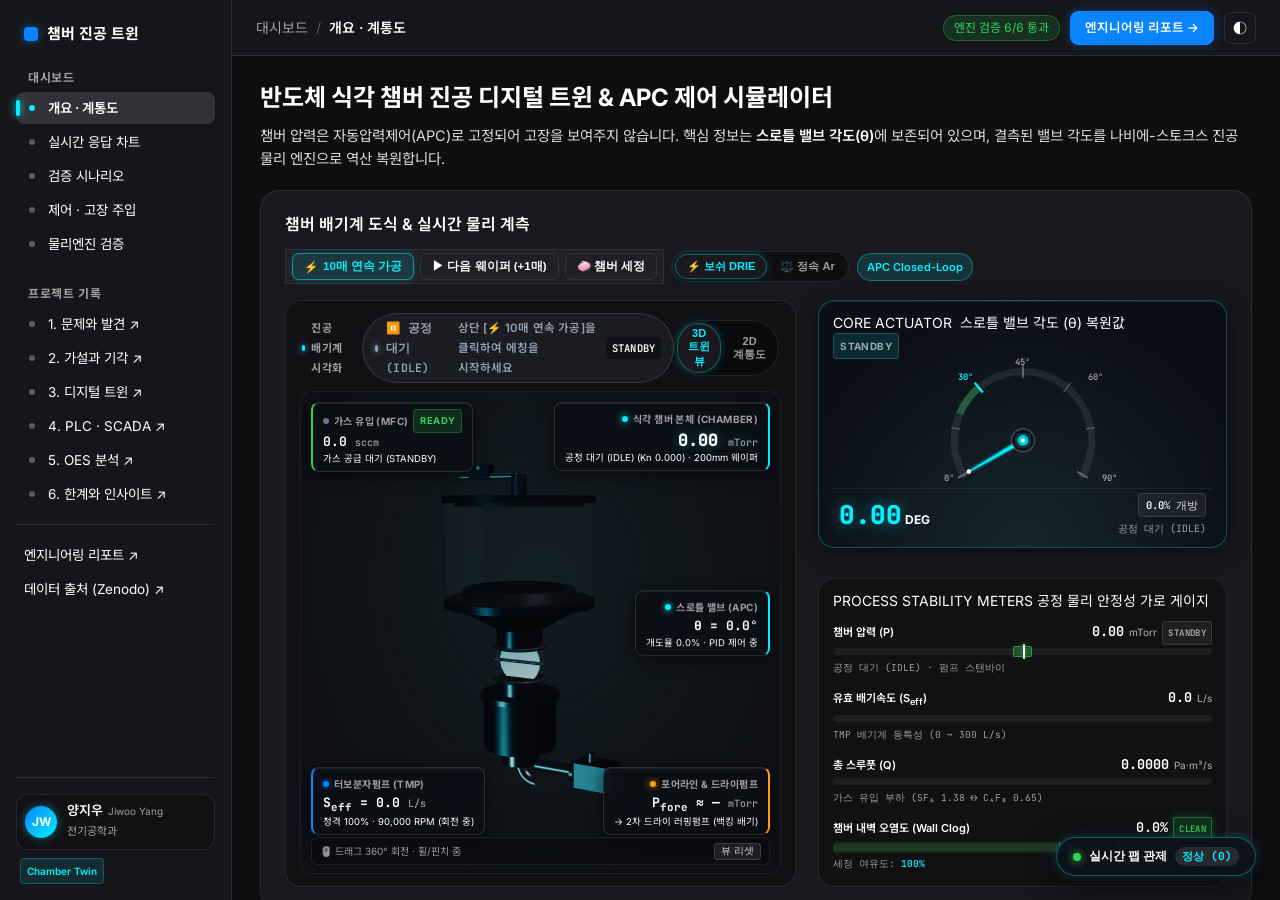
<file: docs/index.html>
<!doctype html>
<html lang="ko" data-theme="dark">
<head>
<meta charset="utf-8">
<meta name="viewport" content="width=device-width, initial-scale=1">
<meta http-equiv="Cache-Control" content="no-cache, no-store, must-revalidate">
<title>식각 챔버 진공 디지털 트윈 — 시뮬레이터</title>
<script>
// 브라우저 스크롤 복원 및 주소창 잔류 해시 원천 차단 (스멀스멀 올라오는 애니메이션 완전 제거)
if ('scrollRestoration' in history) history.scrollRestoration = 'manual';
if (window.location.hash) {
  try {
    history.replaceState(null, '', window.location.pathname + window.location.search);
  } catch (e) {}
}
window.scrollTo(0, 0);
</script>
<link rel="preconnect" href="https://fonts.googleapis.com">
<link rel="preconnect" href="https://fonts.gstatic.com" crossorigin>
<link href="https://fonts.googleapis.com/css2?family=Inter:wght@400;500;600;700&family=JetBrains+Mono:wght@400;500;600;700&family=Noto+Sans+KR:wght@400;500;600;700&display=swap" rel="stylesheet">
<link rel="stylesheet" href="style.css?v=45">
<!-- Three.js (r128) Local -->
<script src="three.min.js"></script>
</head>
<body>

<div class="shell">

<!-- 좌측 고정 사이드바 -->
<aside class="rail">
  <div class="rail-brand">
    <span class="rail-dot"></span>
    <span>챔버 진공 트윈</span>
  </div>

  <div class="rail-sec">대시보드</div>
  <nav class="rail-group">
    <a class="rail-row on" href="#s-overview"><span class="ri"></span>개요 · 계통도</a>
    <a class="rail-row" href="#s-trend"><span class="ri"></span>실시간 응답 차트</a>
    <a class="rail-row" href="#s-scenario"><span class="ri"></span>검증 시나리오</a>
    <a class="rail-row" href="#s-control"><span class="ri"></span>제어 · 고장 주입</a>
    <a class="rail-row" href="#s-verify"><span class="ri"></span>물리엔진 검증</a>
  </nav>

  <div class="rail-sec">프로젝트 기록</div>
  <nav class="rail-group">
    <a class="rail-row" href="project.html?v=28"><span class="ri"></span>1. 문제와 발견 ↗</a>
    <a class="rail-row" href="project.html?v=28"><span class="ri"></span>2. 가설과 기각 ↗</a>
    <a class="rail-row" href="project.html?v=28"><span class="ri"></span>3. 디지털 트윈 ↗</a>
    <a class="rail-row" href="project.html?v=28"><span class="ri"></span>4. PLC · SCADA ↗</a>
    <a class="rail-row" href="project.html?v=28"><span class="ri"></span>5. OES 분석 ↗</a>
    <a class="rail-row" href="project.html?v=28"><span class="ri"></span>6. 한계와 인사이트 ↗</a>
  </nav>

  <nav class="rail-group rail-ext">
    <a class="rail-row" href="project.html?v=28">엔지니어링 리포트 ↗</a>
    <a class="rail-row" href="https://doi.org/10.5281/zenodo.17122442" target="_blank">데이터 출처 (Zenodo) ↗</a>
  </nav>

  <!-- P-T 스타일 사이드바 하단 프로필 카드 -->
  <div class="sidebar-profile-footer">
    <div class="sidebar-profile-card">
      <div class="profile-avatar">JW</div>
      <div class="profile-info">
        <div class="profile-name">양지우 <span class="profile-sub">Jiwoo Yang</span></div>
        <div class="profile-role">전기공학과</div>
      </div>
    </div>
    <div class="sidebar-profile-meta">
      <span class="profile-tag">Chamber Twin</span>
    </div>
  </div>
</aside>

<!-- 우측 메인 대시보드 뷰포트 -->
<div class="col">
  <header class="topbar">
    <div class="crumb"><span>대시보드</span><span class="sep">/</span><b id="crumb-cur">개요 · 계통도</b></div>
    <div class="topbar-r">
      <span id="selftest-badge" class="badge ok">엔진 검증 중…</span>
      <a class="btn primary" href="project.html?v=28">엔지니어링 리포트 →</a>
      <button id="theme-btn" class="icon-btn" type="button" aria-label="테마 전환">◐</button>
    </div>
  </header>

  <div class="scroll" id="main-scroll" style="scroll-behavior: auto !important;">
    <script>(function(){ var s = document.getElementById("main-scroll"); if (s) s.scrollTop = 0; })();</script>

    <div class="hero">
      <h1>반도체 식각 챔버 진공 디지털 트윈 &amp; APC 제어 시뮬레이터</h1>
      <p class="sub">챔버 압력은 자동압력제어(APC)로 고정되어 고장을 보여주지 않습니다.
         핵심 정보는 <b>스로틀 밸브 각도(θ)</b>에 보존되어 있으며, 결측된 밸브 각도를 나비에-스토크스 진공 물리 엔진으로 역산 복원합니다.</p>
    </div>

    <!-- 대시보드 메인 콘텐츠 -->
    <main class="dashboard-main">

      <!-- ─── 1구역: 챔버 배기계 도식 & 실시간 물리 계측 (2열 와이드 통합 콕핏) ─── -->
      <section class="panel" id="s-overview">
        <div class="panel-head">
          <h2>챔버 배기계 도식 &amp; 실시간 물리 계측</h2>
          <div class="head-status-pills">
            <!-- 10매 로트 실행 마스터 제어 바 (상단 전진 배치) -->
            <div class="lot-top-controls" id="lot-top-controls">
              <button type="button" class="btn-top-lot btn-top-run pulse" id="btn-top-lot-run" title="10매 연속 가공 자동 실행">
                <span class="btn-icon">⚡</span> 10매 연속 가공
              </button>
              <button type="button" class="btn-top-lot" id="btn-top-wafer-next" title="웨이퍼 1매 수동 가공">
                ▶ 다음 웨이퍼 (+1매)
              </button>
              <button type="button" class="btn-top-lot btn-top-clean" id="btn-top-chamber-clean" title="챔버 내벽 세정 및 리셋">
                🧼 챔버 세정
              </button>
            </div>
            <div class="mode-toggle-group">
              <button type="button" class="mode-btn on" id="btn-mode-bosch">⚡ 보쉬 DRIE</button>
              <button type="button" class="mode-btn" id="btn-mode-steady">⚖️ 정속 Ar</button>
            </div>
            <span class="hud-pill cyan">APC Closed-Loop</span>
          </div>
        </div>

        <div class="overview-grid">
          <!-- 좌측: 대형 진공 배기계 시각화 (3D 트윈 & 2D 계통도 원클릭 토글) -->
          <div class="schematic-viewport">
            <div class="schematic-top-bar">
              <div class="schematic-title-tag"><span class="view-dot"></span>진공 배기계 시각화</div>
              <!-- 실시간 가스 스위칭 고시인성 네온 인디케이터 (3D & 2D 공통) -->
              <div class="live-gas-indicator gas-steady" id="live-gas-indicator">
                <span class="live-gas-dot"></span>
                <span class="gas-live-badge font-mono" id="gas-live-badge">⚖️ Ar 정상상태</span>
                <span class="gas-live-title" id="gas-live-title">592.2 sccm · 공급 중</span>
                <span class="live-gas-timer font-mono" id="gas-live-timer">STEADY</span>
              </div>
              <div class="view-toggle-pills">
                <button type="button" class="v-pill on" id="btn-view-3d">3D 트윈 뷰</button>
                <button type="button" class="v-pill" id="btn-view-2d">2D 계통도</button>
              </div>
            </div>

            <!-- 3D 인터랙티브 트윈 뷰포트 -->
            <div id="chamber-3d-wrap" class="chamber-3d-wrap">
              <div class="orbit-hint-bar">
                <span>🖱️ 드래그 360° 회전 · 휠/핀치 줌</span>
                <button type="button" class="orbit-reset-btn" id="btn-3d-reset">뷰 리셋</button>
              </div>

              <!-- [HUD 1] 가스 유입 (MFC) (좌측 상단) -->
              <div class="hud-3d-card hud-3d-mfc">
                <div class="hud-3d-head"><span class="hud-dot green" id="hud-3d-mfc-dot"></span>가스 유입 (MFC)<span class="hud-gas-pill ar" id="hud-gas-pill">Ar</span></div>
                <div class="hud-3d-val font-mono"><span id="hud-3d-mfc-val">592.2</span> <span class="hud-unit">sccm</span></div>
                <div class="hud-3d-sub" id="hud-3d-mfc-sub">Ar 1.00 Pa·m³/s (공급 중)</div>
              </div>

              <!-- [HUD 2] 반도체 식각 챔버 & 실시간 압력 (우측 상단) -->
              <div class="hud-3d-card hud-3d-chamber">
                <div class="hud-3d-head"><span class="hud-dot glow"></span>식각 챔버 본체 (Chamber)</div>
                <div class="hud-3d-hero font-mono"><span id="hud-3d-press">40.00</span> <span class="hud-unit">mTorr</span></div>
                <div class="hud-3d-sub"><span id="hud-3d-regime">중간류</span> (Kn <span id="hud-3d-kn">0.041</span>) · 200mm 웨이퍼</div>
              </div>

              <!-- [HUD 3] 스로틀 밸브 (APC) (우측 중앙) -->
              <div class="hud-3d-card hud-3d-valve">
                <div class="hud-3d-head"><span class="hud-dot cyan"></span>스로틀 밸브 (APC)</div>
                <div class="hud-3d-val font-mono">θ = <span id="hud-3d-theta">26.8</span>°</div>
                <div class="hud-3d-sub">개도율 <span id="hud-3d-open">29.7</span>% · PID 제어 중</div>
              </div>

              <!-- [HUD 4] 터보분자펌프 (TMP) (좌측 하단) -->
              <div class="hud-3d-card hud-3d-tmp">
                <div class="hud-3d-head"><span class="hud-dot blue"></span>터보분자펌프 (TMP)</div>
                <div class="hud-3d-val font-mono">S<sub>eff</sub> = <span id="hud-3d-seff">140.0</span> <span class="hud-unit">L/s</span></div>
                <div class="hud-3d-sub">정격 <span id="hud-3d-pump-pct">100</span>% · 90,000 RPM (회전 중)</div>
              </div>

              <!-- [HUD 5] 포어라인 배관 & 드라이 러핑펌프 (우측 하단) -->
              <div class="hud-3d-card hud-3d-foreline">
                <div class="hud-3d-head"><span class="hud-dot orange"></span>포어라인 & 드라이펌프</div>
                <div class="hud-3d-val font-mono">P<sub>fore</sub> ≈ <span id="hud-3d-pfore">100</span> <span class="hud-unit">mTorr</span></div>
                <div class="hud-3d-sub">→ 2차 드라이 러핑펌프 (백킹 배기)</div>
              </div>

              <!-- [HUD 6] 실시간 누설 감지 경보 (고장 시) -->
              <div class="hud-3d-alert hidden" id="hud-3d-leak">
                <span class="hud-alert-icon">⚠️</span>
                <div>
                  <div class="hud-alert-title">진공 누설 감지 (Q_leak)</div>
                  <div class="hud-alert-val font-mono" id="hud-3d-leak-val">0.120 Pa·m³/s</div>
                </div>
              </div>
            </div>

            <!-- 2D P&ID 계통도 (토글 시 전환) -->
            <svg id="chamber-svg" viewBox="0 0 460 304" role="img" aria-label="챔버 배기계 도식" style="display: none;">
              <!-- 가스 유입 (MFC) -->
              <rect x="12" y="24" width="94" height="20" rx="4" class="mfc-badge-bg"/>
              <text x="59" y="38" class="lbl mid bold">가스 유입 (MFC)</text>
              <line x1="20" y1="52" x2="110" y2="52" class="pipe"/>
              <g id="flow-arrows"></g>

              <!-- 챔버 본체 -->
              <rect x="110" y="20" width="200" height="128" rx="8" class="chamber-body"/>
              <rect id="plasma" x="122" y="52" width="176" height="58" rx="29" class="plasma"/>
              <text x="210" y="38" class="lbl mid chamber-lbl">반도체 식각 공정 챔버</text>
              <text x="210" y="82" class="press-big" id="svg-press">—</text>
              <text x="210" y="98" class="lbl mid unit-lbl" id="svg-press-unit">mTorr</text>
              
              <!-- 서셉터 및 웨이퍼 -->
              <rect x="135" y="118" width="150" height="9" rx="3" class="wafer"/>
              <text x="210" y="138" class="lbl mid tiny">웨이퍼 200 mm (Silicon)</text>

              <!-- 배기 배관 (챔버 -> 스로틀 밸브) -->
              <line x1="210" y1="148" x2="210" y2="186" class="pipe"/>

              <!-- 스로틀 밸브 (각도 복원) -->
              <circle cx="210" cy="186" r="19" class="valve-body"/>
              <line id="valve-disc" x1="194" y1="186" x2="226" y2="186" class="valve-disc"/>
              <rect x="246" y="174" width="134" height="24" rx="4" class="comp-badge-bg"/>
              <text x="254" y="185" class="lbl bold">스로틀 밸브 (APC)</text>
              <text x="254" y="196" class="lbl accent font-mono" id="svg-theta">—</text>

              <!-- 배기 배관 (스로틀 밸브 -> TMP) -->
              <line x1="210" y1="205" x2="210" y2="230" class="pipe"/>

              <!-- 터보분자펌프 (TMP) -->
              <g id="tmp-group">
                <circle cx="210" cy="248" r="19" class="pump-body"/>
                <g id="tmp-blades"></g>
              </g>
              <rect x="246" y="236" width="144" height="24" rx="4" class="comp-badge-bg"/>
              <text x="254" y="247" class="lbl bold">터보분자펌프 (TMP)</text>
              <text x="254" y="258" class="lbl dim font-mono" id="svg-pump">—</text>

              <!-- 포어라인 배관 (TMP 아래로 분기 -> 러핑 펌프, 겹침 0%) -->
              <line x1="210" y1="267" x2="210" y2="286" class="pipe"/>
              <line x1="208" y1="286" x2="310" y2="286" class="pipe"/>
              <rect x="314" y="274" width="134" height="24" rx="4" class="comp-badge-bg"/>
              <text x="322" y="285" class="lbl bold">포어라인 배관</text>
              <text x="322" y="296" class="lbl dim">→ 드라이 러핑펌프</text>

              <!-- 누설 표시 마크 (누설 시에만 JS로 .hidden 제거) -->
              <g id="leak-mark" class="hidden">
                <path d="M310 55 l18 -10 M310 55 l18 4 M310 55 l14 12" class="leak-ray"/>
                <rect x="328" y="42" width="76" height="22" rx="4" fill="rgba(255,159,10,0.18)" stroke="rgba(255,159,10,0.5)"/>
                <text x="366" y="57" class="lbl warn mid bold">Q_leak 누설</text>
              </g>
            </svg>
          </div>

          <!-- 우측: 실시간 공정 텔레메트리 (속도계 다이얼 + 가로 막대 안정성 클러스터) -->
          <div class="telemetry-col">
            <!-- 1. 자동차 속도계형 스로틀 밸브 각도(θ) 다이얼 게이지 -->
            <div class="speedo-card">
              <div class="tele-card-head">
                <div class="speedo-head-left">
                  <span class="tele-tag cyan">CORE ACTUATOR</span>
                  <span class="tele-title">스로틀 밸브 각도 (θ) <span class="badge-accent">복원값</span></span>
                </div>
                <div class="speedo-head-right">
                  <span class="speedo-live-tag" id="speedo-live-tag">● APC AUTO</span>
                </div>
              </div>

              <!-- SVG 자동차 속도계 다이얼 (비간섭형 상단 배치) -->
              <div class="speedo-dial-wrap">
                <svg class="speedo-svg" viewBox="0 0 240 124" id="svg-speedo">
                  <defs>
                    <linearGradient id="speedo-arc-grad" x1="0%" y1="0%" x2="100%" y2="0%">
                      <stop offset="0%" stop-color="#00f0ff" stop-opacity="0.3" />
                      <stop offset="40%" stop-color="#00f0ff" stop-opacity="0.85" />
                      <stop offset="75%" stop-color="#38bdf8" />
                      <stop offset="100%" stop-color="#ff9f0a" />
                    </linearGradient>
                    <filter id="speedo-glow" x="-20%" y="-20%" width="140%" height="140%">
                      <feGaussianBlur stdDeviation="3" result="blur" />
                      <feComposite in="SourceGraphic" in2="blur" operator="over" />
                    </filter>
                  </defs>

                  <!-- 배경 다이얼 호 (Track 150° ~ 390°, R=66, Center=120,80) -->
                  <path d="M 62.8 113.0 A 66 66 0 1 1 177.2 113.0" fill="none" stroke="rgba(255,255,255,0.08)" stroke-width="7" stroke-linecap="round" class="speedo-track" />
                  
                  <!-- 기준 공정 운전 영역 (20° ~ 35°) 초록색 가이드 대역 -->
                  <path d="M 59.2 54.4 A 66 66 0 0 1 77.5 29.5" fill="none" stroke="rgba(48,209,88,0.3)" stroke-width="7" class="speedo-baseline-zone" />

                  <!-- 동적 활성 아크 (Active Value Arc) -->
                  <path d="M 62.8 113.0 A 66 66 0 1 1 177.2 113.0" fill="none" stroke="url(#speedo-arc-grad)" stroke-width="7" stroke-linecap="round" stroke-dasharray="276.5" stroke-dashoffset="276.5" id="speedo-arc-fill" filter="url(#speedo-glow)" />

                  <!-- 다이얼 눈금 (Ticks) & 라벨 -->
                  <line x1="68.0" y1="110.0" x2="57.6" y2="116.0" stroke="rgba(255,255,255,0.3)" stroke-width="1.8" />
                  <text x="44" y="117" class="speedo-tick-txt">0°</text>

                  <line x1="59.9" y1="69.4" x2="51.1" y2="67.8" stroke="rgba(255,255,255,0.2)" stroke-width="1.5" />

                  <line x1="81.4" y1="34.0" x2="73.7" y2="24.8" stroke="var(--neon-cyan)" stroke-width="2.2" />
                  <text x="58" y="20" class="speedo-tick-txt highlight">30°</text>

                  <line x1="120" y1="20" x2="120" y2="8" stroke="rgba(255,255,255,0.3)" stroke-width="2" />
                  <text x="120" y="5" class="speedo-tick-txt" text-anchor="middle">45°</text>

                  <line x1="158.6" y1="34.0" x2="166.3" y2="24.8" stroke="rgba(255,255,255,0.2)" stroke-width="1.5" />
                  <text x="182" y="20" class="speedo-tick-txt">60°</text>

                  <line x1="180.1" y1="69.4" x2="188.9" y2="67.8" stroke="rgba(255,255,255,0.2)" stroke-width="1.5" />

                  <line x1="172.0" y1="110.0" x2="182.4" y2="116.0" stroke="rgba(255,255,255,0.3)" stroke-width="1.8" />
                  <text x="196" y="117" class="speedo-tick-txt">90°</text>

                  <!-- 바늘 (Needle) 회전 그룹 (중심: 120, 80) -->
                  <g id="speedo-needle-group" transform="rotate(-120, 120, 80)" style="transition: transform 0.08s ease-out;">
                    <polygon points="118,80 119.2,22 120.8,22 122,80" fill="#00f0ff" filter="url(#speedo-glow)" />
                    <circle cx="120" cy="20" r="2.2" fill="#ffffff" />
                    <polygon points="118,80 120,91 122,80" fill="rgba(0, 240, 255, 0.4)" />
                  </g>

                  <!-- 중심 메탈릭 캡 링 -->
                  <circle cx="120" cy="80" r="11" fill="#0c1017" stroke="rgba(255,255,255,0.2)" stroke-width="1.5" />
                  <circle cx="120" cy="80" r="5" fill="#00f0ff" opacity="0.85" filter="url(#speedo-glow)" />
                  <circle cx="120" cy="80" r="2" fill="#ffffff" />
                </svg>
              </div>

              <!-- 다이얼 하단 분리형 디지털 텔레메트리 바 -->
              <div class="speedo-tele-row">
                <div class="speedo-main-val">
                  <span class="speedo-num font-mono cyan" id="g-theta">0.00</span>
                  <span class="speedo-unit">deg</span>
                </div>
                <div class="speedo-sub-col">
                  <span class="speedo-open-pill font-mono"><b id="g-open">0.0</b>% 개방</span>
                  <span class="speedo-delta font-mono" id="g-theta-delta">기준 대비 —</span>
                </div>
              </div>
            </div>

            <!-- 2. 가로 막대그래프 클러스터 (안정성 & 공정 제어 상태 한눈에 검증) -->
            <div class="h-meters-card">
              <div class="tele-card-head">
                <span class="tele-tag">PROCESS STABILITY METERS</span>
                <span class="tele-title">공정 물리 안정성 가로 게이지</span>
              </div>

              <div class="h-meters-list">
                <!-- 막대 1: 챔버 압력 (P) - 40.0 mTorr 안전 대역 잠금 시각화 -->
                <div class="h-meter-item">
                  <div class="h-meter-meta">
                    <span class="h-meter-lab">챔버 압력 (P)</span>
                    <div class="h-meter-val-wrap">
                      <span class="h-meter-val font-mono" id="g-press">0.00</span>
                      <span class="h-meter-unit">mTorr</span>
                      <span class="h-meter-badge ok" id="g-press-status-badge">STABLE</span>
                    </div>
                  </div>
                  <!-- 가로 막대 트랙 (0~80 mTorr, 중앙 40 mTorr에 타깃 핀 & 안전존) -->
                  <div class="h-meter-track press-track">
                    <div class="press-safe-zone" title="정밀 제어 안전 대역 (38~42 mTorr)"></div>
                    <div class="press-target-tick" title="설정값 40.0 mTorr"></div>
                    <div class="h-meter-fill press-fill" id="bar-fill-press" style="width: 0%;"></div>
                  </div>
                  <div class="h-meter-foot font-mono" id="g-press-delta">설정값 40.0 mTorr 대비 +0.000%</div>
                </div>

                <!-- 막대 2: 유효 배기속도 (Seff) -->
                <div class="h-meter-item">
                  <div class="h-meter-meta">
                    <span class="h-meter-lab">유효 배기속도 (S<sub>eff</sub>)</span>
                    <div class="h-meter-val-wrap">
                      <span class="h-meter-val font-mono" id="g-seff">0.0</span>
                      <span class="h-meter-unit">L/s</span>
                    </div>
                  </div>
                  <div class="h-meter-track">
                    <div class="h-meter-fill seff-fill" id="bar-fill-seff" style="width: 0%;"></div>
                  </div>
                  <div class="h-meter-foot font-mono">TMP 배기계 동특성 (0 ~ 300 L/s)</div>
                </div>

                <!-- 막대 3: 총 스루풋 (Q) -->
                <div class="h-meter-item">
                  <div class="h-meter-meta">
                    <span class="h-meter-lab">총 스루풋 (Q)</span>
                    <div class="h-meter-val-wrap">
                      <span class="h-meter-val font-mono" id="g-q">0.0000</span>
                      <span class="h-meter-unit">Pa·m³/s</span>
                    </div>
                  </div>
                  <div class="h-meter-track">
                    <div class="h-meter-fill q-fill" id="bar-fill-q" style="width: 0%;"></div>
                  </div>
                  <div class="h-meter-foot font-mono">가스 유입 부하 (SF₆ 1.38 ↔ C₄F₈ 0.65)</div>
                </div>

                <!-- 막대 4: 챔버 내벽 오염도 (Wall Clog) & 세정 마진 (기존 배관 크누센 대체) -->
                <div class="h-meter-item">
                  <div class="h-meter-meta">
                    <span class="h-meter-lab">챔버 내벽 오염도 (Wall Clog)</span>
                    <div class="h-meter-val-wrap">
                      <span class="h-meter-val font-mono" id="g-clog">0.0%</span>
                      <span class="h-meter-badge ok" id="g-clog-badge">CLEAN</span>
                      <!-- 하위 호환성 보존용 히든 태그 -->
                      <span id="g-kn" style="display:none;">0.000</span>
                      <span id="g-regime" style="display:none;">중간류</span>
                    </div>
                  </div>
                  <div class="h-meter-track clog-track">
                    <div class="clog-safe-zone" title="정상 운전 마진 (0~60%)"></div>
                    <div class="clog-warn-tick" title="WAC 세정 권고 경계 (75%)"></div>
                    <div class="h-meter-fill clog-fill" id="bar-fill-clog" style="width: 0%;"></div>
                  </div>
                  <div class="h-meter-foot font-mono">
                    <span>세정 여유도: <b id="g-clog-margin" style="color:var(--neon-cyan)">100%</b></span>
                    <span style="float: right;">경과 시간: <span id="g-time">0.0</span> s</span>
                  </div>
                </div>
              </div>
            </div>
          </div>
        </div>
      </section>

      <!-- ─── 2구역: 실시간 물리 응답 트렌드 (3열 가로 나란히 배치) ─── -->
      <section class="panel" id="s-trend">
        <div class="panel-head">
          <h2>실시간 물리 응답 트렌드 롤링 차트</h2>
          <span class="hint">고장 발생 시 압력은 불변이나 <b>밸브 각도가 열려 보상</b></span>
        </div>
        <div class="charts">
          <div class="chart-wrap">
            <div class="c-head"><span class="c-lab">챔버 압력 (P)</span><span class="c-now" id="n-press">—</span></div>
            <canvas id="c-press"></canvas>
            <div class="c-foot">mTorr</div>
          </div>
          <div class="chart-wrap">
            <div class="c-head"><span class="c-lab accent">밸브 각도 (θ)</span><span class="c-now accent" id="n-theta">—</span></div>
            <canvas id="c-theta"></canvas>
            <div class="c-foot">deg</div>
          </div>
          <div class="chart-wrap">
            <div class="c-head"><span class="c-lab">유효 배기속도 (S<sub>eff</sub>)</span><span class="c-now" id="n-seff">—</span></div>
            <canvas id="c-seff"></canvas>
            <div class="c-foot">L/s</div>
          </div>
        </div>
      </section>

      <!-- ─── 2.5구역: 10매 로트(Lot) 가공 시퀀스 & W2W 실시간 식각 깊이 가상계측 (VM) ─── -->
      <section class="panel" id="s-lot-vm">
        <div class="panel-head">
          <div class="panel-head-left">
            <h2>10매 로트(Lot) 가공 &amp; W2W 식각 깊이 가상계측 (VM)</h2>
            <span class="badge warn" id="badge-lot-status">로트 진행 중 · 웨이퍼 오염 누적</span>
          </div>
          <div class="lot-actions">
            <button type="button" class="btn-lot-action" id="btn-wafer-next">▶ 다음 웨이퍼 (+1매)</button>
            <button type="button" class="btn-lot-action auto" id="btn-lot-auto">⚡ 10매 연속 가공</button>
            <button type="button" class="btn-lot-action clean" id="btn-chamber-clean">🧼 챔버 세정 (Clean &amp; Reset)</button>
          </div>
        </div>

        <!-- 실측 10개 로트 (총 96매 2개월 시계열) 선택 내비게이션 -->
        <div class="lot-selector-bar">
          <span class="lot-sel-label">실측 로트 선택 (Zenodo 96매 시계열):</span>
          <div class="lot-pills-row" id="lot-pills">
            <button type="button" class="lot-pill active" data-lot="1">LOT 1 (7/02)</button>
            <button type="button" class="lot-pill" data-lot="2">LOT 2 (7/03)</button>
            <button type="button" class="lot-pill" data-lot="3">LOT 3 (7/08)</button>
            <button type="button" class="lot-pill" data-lot="4">LOT 4 (7/16)</button>
            <button type="button" class="lot-pill" data-lot="5">LOT 5 (7/22)</button>
            <button type="button" class="lot-pill" data-lot="6">LOT 6 (7/25)</button>
            <button type="button" class="lot-pill" data-lot="7">LOT 7 (8/01)</button>
            <button type="button" class="lot-pill" data-lot="8">LOT 8 (8/07)</button>
            <button type="button" class="lot-pill" data-lot="9">LOT 9 (8/14)</button>
            <button type="button" class="lot-pill" data-lot="10">LOT 10 (8/22)</button>
          </div>
        </div>

        <div class="lot-vm-grid">
          <!-- 좌측: 웨이퍼 순번 트래커 & 톱니 스파크라인 -->
          <div class="lot-tracker-card">
            <div class="tracker-head">
              <div class="tracker-title-wrap">
                <span class="tracker-title" id="lot-title-text">로트 웨이퍼 순번 · LOT #1 (2024-07-02)</span>
                <span class="tracker-key-badge font-mono" id="lot-exp-key">EXP: 2024-07-02_01</span>
              </div>
              <span class="tracker-curr font-mono" id="lot-wafer-text">WAFER #1 / 10</span>
            </div>
            <!-- 10개 웨이퍼 알약 -->
            <div class="wafer-pills-row" id="wafer-pills">
              <span class="wf-pill active">#1</span>
              <span class="wf-pill">#2</span>
              <span class="wf-pill">#3</span>
              <span class="wf-pill">#4</span>
              <span class="wf-pill">#5</span>
              <span class="wf-pill">#6</span>
              <span class="wf-pill">#7</span>
              <span class="wf-pill">#8</span>
              <span class="wf-pill">#9</span>
              <span class="wf-pill">#10</span>
            </div>
            <!-- W2W 실시간 톱니 차트 -->
            <div class="sawtooth-wrap">
              <div class="saw-head">
                <span class="saw-lab">식각 깊이 W2W 톱니 프로파일 (Zenodo 실측 벤치마크)</span>
                <span class="saw-val font-mono" id="saw-depth-val">100.00 %</span>
              </div>
              <canvas id="c-lot-sawtooth" height="64"></canvas>
            </div>
          </div>

          <!-- 우측: 3대 가상계측 KPI 카드 -->
          <div class="lot-kpi-grid">
            <div class="lot-kpi-card">
              <span class="l-lab">실측 식각 깊이 (Etch Depth)</span>
              <div class="l-val bad font-mono">
                <span id="vm-depth-um">44.29</span> <span class="l-unit">µm</span>
                <span class="l-pct-badge" id="vm-depth-pct">100.00%</span>
              </div>
              <div class="l-sub bad" id="vm-depth-delta">기준 원점 (신규 로트)</div>
            </div>
            <div class="lot-kpi-card">
              <span class="l-lab">밸브각 표류 (θ Drift)</span>
              <div class="l-val cyan font-mono">+<span id="vm-drift">0.00</span> <span class="l-unit">deg</span></div>
              <div class="l-sub" id="vm-drift-sub">기준 26.77° 대비 고장 보상 흡수</div>
            </div>
            <div class="lot-kpi-card">
              <span class="l-lab">OES 원자 불소(F 703nm)</span>
              <div class="l-val font-mono"><span id="vm-oes">100.0</span> <span class="l-unit">%</span></div>
              <div class="l-sub" id="vm-oes-sub">순번 편상관 r = +0.42 감쇠 추적</div>
            </div>
          </div>
        </div>
      </section>

      <!-- ─── 3구역: 검증 시나리오 4열 와이드 가로배치 (사용자 요청: 공정제어 위로 이동!) ─── -->
      <section class="panel" id="s-scenario">
        <div class="panel-head"><h2>검증 시나리오 — 원클릭 즉시 확인</h2></div>
        <div class="scen">
          <button class="scen-card" data-scen="leak">
            <span class="n">1</span><b>누설을 넣어본다</b>
            <span>압력은 그대로인데 밸브만 열립니다. 일반 압력계로는 감지 불가합니다.</span>
          </button>
          <button class="scen-card" data-scen="apcoff">
            <span class="n">2</span><b>APC를 꺼본다</b>
            <span>동일 누설에서 압력이 급등합니다. 제어가 고장을 가리고 있었음을 증명합니다.</span>
          </button>
          <button class="scen-card" data-scen="pump">
            <span class="n">3</span><b>펌프를 노후시킨다</b>
            <span>밸브가 더 열려 손실을 보상합니다. 밸브 각도에서 펌프 잔여 수명을 역산합니다.</span>
          </button>
          <button class="scen-card" data-scen="ror">
            <span class="n">4</span><b>실누설 vs 아웃가싱</b>
            <span>둘 다 압력을 올리지만 RoR 상승 기울기 형태(선형 vs 감쇠)로 구분합니다.</span>
          </button>
        </div>
      </section>

      <!-- ─── 4구역: 공정 제어 (좌) + 고장 주입 (중) + RoR 진단 (우) 3열 가로배치 ─── -->
      <section class="panel" id="s-control">
        <div class="panel-head"><h2>공정 제어 설정 &amp; 설비 고장 모드 주입</h2></div>
        <div class="grid-ctl">
          <!-- 4구역-1: 공정 조건 -->
          <div class="ctl-col">
            <h2>1. 공정 제어 설정</h2>
            <label class="sld">가스 유량 Q<sub>MFC</sub> <output id="o-q">1.000</output> Pa·m³/s
              <input type="range" id="i-q" min="0.2" max="2.0" step="0.02" value="1.0"></label>
            <label class="sld">압력 설정값 <output id="o-sp">40.0</output> mTorr
              <input type="range" id="i-sp" min="10" max="100" step="0.5" value="40"></label>

            <div class="apc-box">
              <div class="apc-head">
                <span>APC 자동압력제어</span>
                <label class="switch"><input type="checkbox" id="i-apc" checked><span class="slider"></span></label>
              </div>
              <p class="apc-note" id="apc-note">켜짐 — 밸브가 압력을 설정값에 붙듭니다. 고장은 압력이 아니라 <b>밸브 각도</b>에 나타납니다.</p>
            </div>
          </div>

          <!-- 4구역-2: 고장 주입 모드 -->
          <div class="ctl-col">
            <h2>2. 설비 고장 모드 주입</h2>
            <label class="sld">실누설 Q<sub>leak</sub> <output id="o-leak">0.000</output> Pa·m³/s
              <input type="range" id="i-leak" min="0" max="0.3" step="0.005" value="0"></label>
            <label class="sld">아웃가싱 q₁ <output id="o-og">0.000</output> Pa·m³/s
              <input type="range" id="i-og" min="0" max="0.2" step="0.005" value="0"></label>
            <label class="sld">아웃가싱 지수 α <output id="o-al">1.00</output> <span class="dim">(금속 1.0 / 폴리머 0.5)</span>
              <input type="range" id="i-al" min="0.3" max="1.3" step="0.05" value="1.0"></label>
            <label class="sld">TMP 성능 <output id="o-pump">100</output> %
              <input type="range" id="i-pump" min="50" max="100" step="1" value="100"></label>
            <label class="sld">밸브 C<sub>max</sub> (마모) <output id="o-wear">100</output> %
              <input type="range" id="i-wear" min="50" max="100" step="1" value="100"></label>
            <label class="sld">MFC 제로 드리프트 <output id="o-mfc">0.00</output> Pa·m³/s
              <input type="range" id="i-mfc" min="-0.15" max="0.15" step="0.005" value="0"></label>
            <div class="btn-row">
              <button id="b-clearfault" class="btn ghost">고장 해제</button>
              <button id="b-reset" class="btn ghost">전체 초기화</button>
            </div>
          </div>

          <!-- 4구역-3: RoR 진단 -->
          <div class="ctl-col">
            <h2>3. RoR 밀폐 상승 진단</h2>
            <p class="dim sm">게이트 밸브 차단 후 <b>V·dP/dt = Q</b> 측정. 기울기가 일정하면 실누설, 감쇠하면 아웃가싱으로 분류합니다.</p>
            <button id="b-ror" class="btn primary">RoR 시퀀스 실행 (60 s)</button>
            <div id="ror-status" class="ror-status">대기</div>
            <table class="ror-tbl">
              <thead><tr><th>항목</th><th>추정</th><th>주입 참값</th></tr></thead>
              <tbody>
                <tr><td>실누설 Q<sub>leak</sub></td><td id="r-ql">—</td><td id="r-qlt">—</td></tr>
                <tr><td>아웃가싱 q₁</td><td id="r-q1">—</td><td id="r-q1t">—</td></tr>
                <tr><td>지수 α</td><td id="r-al">—</td><td id="r-alt">—</td></tr>
              </tbody>
            </table>
            <canvas id="c-ror" class="ror-canvas"></canvas>
          </div>
        </div>
      </section>

      <!-- ─── 5구역: 물리 엔진 검증 및 벤치마크 ─── -->
      <section class="panel" id="s-verify">
        <div class="panel-head">
          <h2>물리 엔진 검증 및 벤치마크</h2>
          <div class="hint">해석해 및 96매 웨이퍼 실데이터 대조</div>
        </div>
        <div id="selftest" class="selftest"></div>
        <div class="foot-note">
          <b>실측 대조 결과</b> — 고정 배기속도 모델은 압력 변동폭 대비 RMSE 34.8 %, 본 연구의 APC 역산 물리 모델은 <b>8.2 %</b>로 우수.
          96개 실측 웨이퍼 전수에서 APC 모델이 우세함을 입증했습니다. (Q<sub>leak</sub> 오차 중앙값 0.14 %, 검출 지연 5.07 s)
        </div>
      </section>

    </main>

    <footer class="ftr">
      데이터 출처: <a class="inline-link" href="https://doi.org/10.5281/zenodo.17122442" target="_blank">Zenodo Open Benchmark (DOI: 10.5281/zenodo.17122442)</a> ·
      플라즈마 식각 챔버 센서 시계열 및 세정 데이터셋 · 단위는 SI 단일계로 계산하고 표시 경계에서만 공학 단위로 환산합니다.
    </footer>
  </div>
</div>
</div>

<!-- 플로팅 팹 알람 관제 콘솔 (Floating FDC Console) -->
<aside class="fab-console is-closed" id="fab-console">
  <div class="fc-head">
    <div class="fc-title-group">
      <span class="fc-pulse" id="fc-pulse"></span>
      <b class="fc-title">실시간 팹 FDC 관제 콘솔</b>
      <span class="fc-cnt-badge font-mono" id="fc-cnt">0</span>
    </div>
    <div class="fc-ctrl-group">
      <button type="button" id="fab-min-btn" class="fc-ctrl-btn" title="최소화">—</button>
      <button type="button" id="fab-close-btn" class="fc-ctrl-btn" title="닫기">✕</button>
    </div>
  </div>

  <!-- 3단계 빠른 상태 요약 HUD -->
  <div class="fc-hud">
    <div class="fc-hud-box crit" data-f="crit" title="설비 인터락 및 이상 누설">
      <b class="fc-hud-num font-mono" id="fc-crit">0</b>
      <span class="fc-hud-lbl">🔴 설비이상</span>
    </div>
    <div class="fc-hud-box warn" data-f="warn" title="챔버 오염 누적 및 세정 권고">
      <b class="fc-hud-num font-mono" id="fc-warn">0</b>
      <span class="fc-hud-lbl">🟡 세정권고</span>
    </div>
    <div class="fc-hud-box auto" data-f="auto" title="APC Closed-Loop 실시간 밸브 보정">
      <b class="fc-hud-num font-mono" id="fc-auto">0</b>
      <span class="fc-hud-lbl">⚡ APC보정</span>
    </div>
  </div>

  <!-- 필터 탭 -->
  <div class="fc-filter-bar">
    <button type="button" class="fc-tab on" data-f="all">전체</button>
    <button type="button" class="fc-tab" data-f="warn">세정권고</button>
    <button type="button" class="fc-tab" data-f="auto">APC보정</button>
    <button type="button" class="fc-tab" data-f="crit">설비이상</button>
  </div>

  <!-- 알람 목록 본문 (고우선순위 상단 고정 + 하단 실시간 스트림) -->
  <div class="fc-body" id="fc-body">
    <div class="fc-sec-header">
      <span class="fc-sec-dot warn"></span>
      <span class="fc-sec-title">우선 조치 권고 (PRIORITY ALARM)</span>
    </div>
    <div id="console-pinned" class="fc-pinned-list">
      <div class="fc-pinned-empty" id="fc-pinned-empty">현재 긴급 세정 권고 없음 (챔버 내벽 정상)</div>
    </div>

    <div class="fc-sec-header fc-stream-header">
      <span class="fc-sec-dot auto"></span>
      <span class="fc-sec-title">실시간 APC 밸브 제어 스트림 (STREAM)</span>
    </div>
    <div id="console-feed" class="fc-feed-list">
      <div class="fc-feed-empty" id="fc-feed-empty">가공 시작 시 실시간 밸브 보정 내역이 수신됩니다.</div>
    </div>
  </div>
</aside>

<!-- 플로팅 런처 알약 배지 (콘솔 최소화 시 우측 하단에 표시) -->
<button type="button" class="fab-launcher" id="fab-launcher" title="실시간 알람 관제창 열기">
  <span class="fab-launcher-dot" id="fab-launcher-dot"></span>
  <span class="fab-launcher-title">실시간 팹 관제</span>
  <span class="fab-launcher-badge font-mono" id="fab-badge">정상 (0)</span>
</button>

<script src="lot_data.js?v=47"></script>
<script src="chamber3d.js?v=47"></script>
<script src="ui.js?v=47"></script>
<script type="module" src="app.js?v=47"></script>
</body>
</html>
</file>
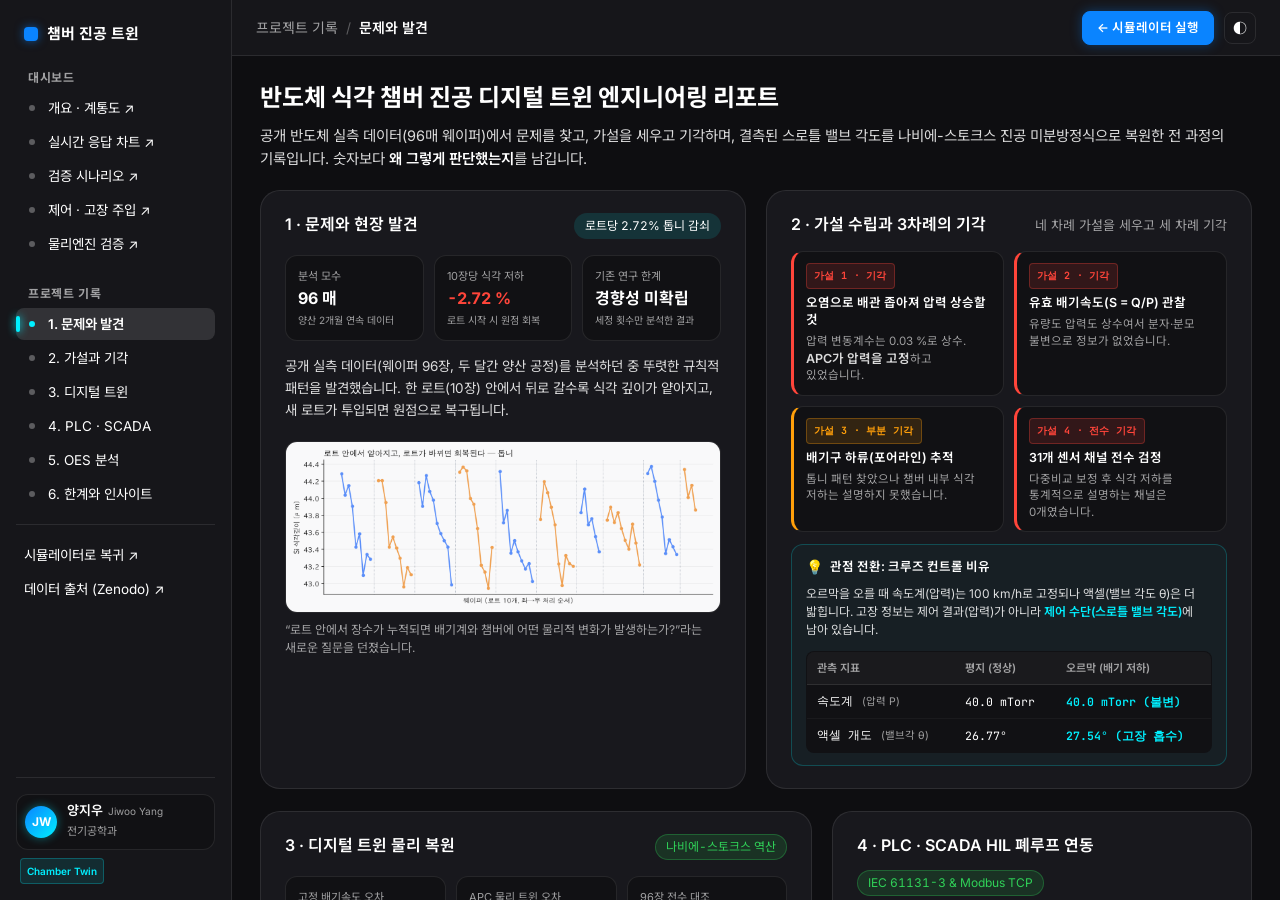
<file: docs/project.html>
<!doctype html>
<html lang="ko" data-theme="dark">
<head>
<meta charset="utf-8">
<meta name="viewport" content="width=device-width, initial-scale=1">
<meta http-equiv="Cache-Control" content="no-cache, no-store, must-revalidate">
<title>프로젝트 기록 — 식각 챔버 진공 디지털 트윈 엔지니어링 리포트</title>
<script>
// 1. 브라우저 스크롤 복원 및 주소창 잔류 해시 원천 차단 (스멀스멀 올라오는 애니메이션 완전 제거)
if ('scrollRestoration' in history) history.scrollRestoration = 'manual';
if (window.location.hash) {
  try {
    history.replaceState(null, '', window.location.pathname + window.location.search);
  } catch (e) {}
}
window.scrollTo(0, 0);
</script>
<link rel="preconnect" href="https://fonts.googleapis.com">
<link rel="preconnect" href="https://fonts.gstatic.com" crossorigin>
<link href="https://fonts.googleapis.com/css2?family=Inter:wght@400;500;600;700&family=JetBrains+Mono:wght@400;500;600;700&family=Noto+Sans+KR:wght@400;500;600;700&display=swap" rel="stylesheet">
<link rel="stylesheet" href="style.css?v=29">
</head>
<body>
<div class="shell">

<!-- 좌측 고정 사이드바 (시뮬레이터 & 리포트 전역 100% 동일) -->
<aside class="rail">
  <div class="rail-brand">
    <span class="rail-dot"></span>
    <span>챔버 진공 트윈</span>
  </div>

  <div class="rail-sec">대시보드</div>
  <nav class="rail-group">
    <a class="rail-row" href="index.html?v=28"><span class="ri"></span>개요 · 계통도 ↗</a>
    <a class="rail-row" href="index.html?v=28"><span class="ri"></span>실시간 응답 차트 ↗</a>
    <a class="rail-row" href="index.html?v=28"><span class="ri"></span>검증 시나리오 ↗</a>
    <a class="rail-row" href="index.html?v=28"><span class="ri"></span>제어 · 고장 주입 ↗</a>
    <a class="rail-row" href="index.html?v=28"><span class="ri"></span>물리엔진 검증 ↗</a>
  </nav>

  <div class="rail-sec">프로젝트 기록</div>
  <nav class="rail-group">
    <a class="rail-row on" href="#p-problem"><span class="ri"></span>1. 문제와 발견</a>
    <a class="rail-row" href="#p-hunt"><span class="ri"></span>2. 가설과 기각</a>
    <a class="rail-row" href="#p-twin"><span class="ri"></span>3. 디지털 트윈</a>
    <a class="rail-row" href="#p-plc"><span class="ri"></span>4. PLC · SCADA</a>
    <a class="rail-row" href="#p-oes"><span class="ri"></span>5. OES 분석</a>
    <a class="rail-row" href="#p-limit"><span class="ri"></span>6. 한계와 인사이트</a>
  </nav>

  <nav class="rail-group rail-ext">
    <a class="rail-row" href="index.html?v=28">시뮬레이터로 복귀 ↗</a>
    <a class="rail-row" href="https://doi.org/10.5281/zenodo.17122442" target="_blank">데이터 출처 (Zenodo) ↗</a>
  </nav>

  <!-- P-T 스타일 사이드바 하단 프로필 카드 -->
  <div class="sidebar-profile-footer">
    <div class="sidebar-profile-card">
      <div class="profile-avatar">JW</div>
      <div class="profile-info">
        <div class="profile-name">양지우 <span class="profile-sub">Jiwoo Yang</span></div>
        <div class="profile-role">전기공학과</div>
      </div>
    </div>
    <div class="sidebar-profile-meta">
      <span class="profile-tag">Chamber Twin</span>
    </div>
  </div>
</aside>

<!-- 우측 리포트 대시보드 뷰포트 -->
<div class="col">
  <header class="topbar">
    <div class="crumb"><span>프로젝트 기록</span><span class="sep">/</span><b id="crumb-cur">1. 문제와 발견</b></div>
    <div class="topbar-r">
      <a class="btn primary" href="index.html?v=28">← 시뮬레이터 실행</a>
      <button id="theme-btn" class="icon-btn" type="button" aria-label="테마 전환">◐</button>
    </div>
  </header>

  <div class="scroll" id="proj-scroll" style="scroll-behavior: auto !important;">
    <script>(function(){ var s = document.getElementById("proj-scroll"); if (s) s.scrollTop = 0; })();</script>
    <div class="hero">
      <h1>반도체 식각 챔버 진공 디지털 트윈 엔지니어링 리포트</h1>
      <p class="sub">공개 반도체 실측 데이터(96매 웨이퍼)에서 문제를 찾고, 가설을 세우고 기각하며, 결측된 스로틀 밸브 각도를 나비에-스토크스 진공 미분방정식으로 복원한 전 과정의 기록입니다. 숫자보다 <b>왜 그렇게 판단했는지</b>를 남깁니다.</p>
    </div>

    <!-- CMP 스타일 2열 대칭 대시보드 그리드 (1·2, 3·4, 5·6 순차 배치) -->
    <main class="dashboard-grid">

      <!-- ─── 1행: 1. 문제와 발견 (좌) + 2. 가설과 기각 (우) 2열 가로배치 ─── -->
      <div class="dash-row-equal">

        <!-- 1. 문제와 발견 -->
        <section class="panel" id="p-problem">
          <div class="panel-head">
            <h2>1 · 문제와 현장 발견</h2>
            <span class="badge warn">로트당 2.72% 톱니 감쇠</span>
          </div>
          <div class="kpi-mini-grid">
            <div class="kpi-mini">
              <div class="kpi-m-lab">분석 모수</div>
              <div class="kpi-m-val">96 매</div>
              <div class="kpi-m-sub">양산 2개월 연속 데이터</div>
            </div>
            <div class="kpi-mini">
              <div class="kpi-m-lab">10장당 식각 저하</div>
              <div class="kpi-m-val bad">-2.72 %</div>
              <div class="kpi-m-sub">로트 시작 시 원점 회복</div>
            </div>
            <div class="kpi-mini">
              <div class="kpi-m-lab">기존 연구 한계</div>
              <div class="kpi-m-val">경향성 미확립</div>
              <div class="kpi-m-sub">세정 횟수만 분석한 결과</div>
            </div>
          </div>
          <p class="para">공개 실측 데이터(웨이퍼 96장, 두 달간 양산 공정)를 분석하던 중 뚜렷한 규칙적 패턴을 발견했습니다. 한 로트(10장) 안에서 뒤로 갈수록 식각 깊이가 얕아지고, 새 로트가 투입되면 원점으로 복구됩니다.</p>
          <div class="fig-box">
            <img class="fig" src="img/etch_depth_sawtooth.png" alt="로트별 식각깊이 톱니">
          </div>
          <p class="para dim sm">“로트 안에서 장수가 누적되면 배기계와 챔버에 어떤 물리적 변화가 발생하는가?”라는 새로운 질문을 던졌습니다.</p>
        </section>

        <!-- 2. 가설 수립과 3차례의 기각 -->
        <section class="panel" id="p-hunt">
          <div class="panel-head">
            <h2>2 · 가설 수립과 3차례의 기각</h2>
            <span class="hint">네 차례 가설을 세우고 세 차례 기각</span>
          </div>

          <div class="hypo-grid">
            <div class="hypo-card bad">
              <div class="hypo-badge bad">가설 1 · 기각</div>
              <b>오염으로 배관 좁아져 압력 상승할 것</b>
              <p>압력 변동계수는 0.03 %로 상수. <b>APC가 압력을 고정</b>하고 있었습니다.</p>
            </div>
            <div class="hypo-card bad">
              <div class="hypo-badge bad">가설 2 · 기각</div>
              <b>유효 배기속도(S = Q/P) 관찰</b>
              <p>유량도 압력도 상수여서 분자·분모 불변으로 정보가 없었습니다.</p>
            </div>
            <div class="hypo-card warn">
              <div class="hypo-badge warn">가설 3 · 부분 기각</div>
              <b>배기구 하류(포어라인) 추적</b>
              <p>톱니 패턴 찾았으나 챔버 내부 식각 저하는 설명하지 못했습니다.</p>
            </div>
            <div class="hypo-card bad">
              <div class="hypo-badge bad">가설 4 · 전수 기각</div>
              <b>31개 센서 채널 전수 검정</b>
              <p>다중비교 보정 후 식각 저하를 통계적으로 설명하는 채널은 0개였습니다.</p>
            </div>
          </div>

          <div class="turn-box">
            <div class="turn-head">
              <span class="turn-icon">💡</span>
              <b>관점 전환: 크루즈 컨트롤 비유</b>
            </div>
            <p class="turn-desc">
              오르막을 오를 때 속도계(압력)는 100 km/h로 고정되나 액셀(밸브 각도 θ)은 더 밟힙니다.
              고장 정보는 제어 결과(압력)가 아니라 <b>제어 수단(스로틀 밸브 각도)</b>에 남아 있습니다.
            </p>
            <table class="cmp-dark">
              <thead>
                <tr><th>관측 지표</th><th>평지 (정상)</th><th>오르막 (배기 저하)</th></tr>
              </thead>
              <tbody>
                <tr><td>속도계 <span class="dim">(압력 P)</span></td><td>40.0 mTorr</td><td><b>40.0 mTorr (불변)</b></td></tr>
                <tr><td>액셀 개도 <span class="dim">(밸브각 θ)</span></td><td>26.77°</td><td><b>27.54° (고장 흡수)</b></td></tr>
              </tbody>
            </table>
          </div>
        </section>
      </div>

      <!-- ─── 2행: 3. 디지털 트윈 (좌) + 4. PLC · SCADA (우) 2열 가로배치 ─── -->
      <div class="dash-row-equal">

        <!-- 3. 디지털 트윈 물리 복원 -->
        <section class="panel" id="p-twin">
          <div class="panel-head">
            <h2>3 · 디지털 트윈 물리 복원</h2>
            <span class="badge ok">나비에-스토크스 역산</span>
          </div>
          <div class="kpi-mini-grid">
            <div class="kpi-mini">
              <div class="kpi-m-lab">고정 배기속도 오차</div>
              <div class="kpi-m-val bad">RMSE 34.8%</div>
              <div class="kpi-m-sub">기존 단순 선형 모델</div>
            </div>
            <div class="kpi-mini">
              <div class="kpi-m-lab">APC 물리 트윈 오차</div>
              <div class="kpi-m-val ok">RMSE 8.2%</div>
              <div class="kpi-m-sub">76.4% 정밀도 개선</div>
            </div>
            <div class="kpi-mini">
              <div class="kpi-m-lab">96장 전수 대조</div>
              <div class="kpi-m-val ok">100% 우세</div>
              <div class="kpi-m-sub">실제 APC 작동 증명</div>
            </div>
          </div>
          <div class="formula-box">
            <div class="formula-title">진공 챔버 배기 미분방정식 (Continuity &amp; Navier-Stokes)</div>
            <div class="formula-code">V · (dP / dt) = Q_in - S_eff(θ, P) · P</div>
          </div>
          <p class="para">기록되지 않은 스로틀 밸브 각도를 유효 배기속도 미분방정식으로 역산 복원하여, 실제 양산 설비에 APC가 걸려 고장을 은폐하고 있음을 완벽히 증명했습니다.</p>

          <!-- 나비에-스토크스 역산 알고리즘 파이프라인 위젯 -->
          <div class="pipeline-widget">
            <div class="pipeline-title">스로틀 밸브 각도(θ) 역산 알고리즘 파이프라인</div>
            <div class="pipeline-flow">
              <div class="pipeline-step">
                <div class="step-num">STEP 1</div>
                <div class="step-name">실측 변수 추출</div>
                <div class="step-math">P(t), Q_in, V</div>
                <div class="step-desc">챔버 압력 및 유량</div>
              </div>
              <div class="pipeline-arrow">→</div>
              <div class="pipeline-step">
                <div class="step-num">STEP 2</div>
                <div class="step-name">유효 배기속도 계산</div>
                <div class="step-math">S_eff = (Q_in - V·dP/dt)/P</div>
                <div class="step-desc">연속방정식 음함수 해</div>
              </div>
              <div class="pipeline-arrow">→</div>
              <div class="pipeline-step active">
                <div class="step-num">STEP 3</div>
                <div class="step-name">밸브 각도 역산</div>
                <div class="step-math">θ = f_cond⁻¹(S_eff)</div>
                <div class="step-desc">결측 밸브각 정밀 복원</div>
              </div>
            </div>
          </div>

          <!-- 트윈 모델 복원 정밀도 벤치마크 -->
          <div class="twin-perf-card">
            <div class="perf-row">
              <span class="perf-label">단순 선형 모델</span>
              <div class="perf-bar-wrap">
                <div class="perf-bar bad" style="width: 70%;"></div>
              </div>
              <span class="perf-val bad">RMSE 34.8%</span>
            </div>
            <div class="perf-row">
              <span class="perf-label">진공 물리 트윈</span>
              <div class="perf-bar-wrap">
                <div class="perf-bar ok" style="width: 16.5%;"></div>
              </div>
              <span class="perf-val ok">RMSE 8.2%</span>
            </div>
          </div>

          <div style="margin-top: auto; padding-top: 10px;">
            <a class="btn primary" style="width: 100%; text-align: center;" href="index.html?v=29">← 실시간 시뮬레이터에서 직접 테스트</a>
          </div>
        </section>

        <!-- 4. PLC SCADA 연동 -->
        <section class="panel" id="p-plc">
          <div class="panel-head">
            <h2>4 · PLC · SCADA HIL 폐루프 연동</h2>
            <span class="badge ok">IEC 61131-3 &amp; Modbus TCP</span>
          </div>
          <p class="para">제어 로직을 산업 표준 ST(Structured Text) 언어로 작성해 실제 PLC 런타임에 탑재하고, 물리 트윈과 Modbus TCP 통신으로 연동 검증했습니다.</p>
          <div class="media-2col">
            <div class="media-card">
              <div class="media-title">SCADA 실시간 제어 시연</div>
              <img class="fig-sm" src="img/scada_demo.gif" alt="SCADA 제어 시연">
            </div>
            <div class="media-card">
              <div class="media-title">실제 PLC 폐루프 누설 응답</div>
              <img class="fig-sm" src="img/hil_leak_response.png" alt="PLC 누설 응답">
            </div>
          </div>
          <table class="kv-dark">
            <tr><td>압력 제어 결과</td><td>40.00 mTorr <b>완전 복귀</b> (잔류편차 0.000%)</td></tr>
            <tr><td>밸브 각도 이동</td><td>26.77° → <b>27.54°로 이동 잔류 (+2.89%)</b></td></tr>
            <tr><td>해석해 수치 대조</td><td><b>27.5411°</b> (실측과 오차 <b>0.00%</b> 일치)</td></tr>
            <tr><td>폐루프 정정 시간</td><td>4.07초 (사전 예측 4.1초)</td></tr>
          </table>
          <div class="concl-banner">
            <b>검증 결론</b>: 압력만 보면 설비에 아무 일도 없었으나, 결측되었던 <b>밸브 각도에서 고장이 명확히 드러남</b>을 확인했습니다.
          </div>
        </section>
      </div>

      <!-- ─── 3행: 5. OES 분석 (좌) + 6. 한계와 인사이트 (우) 2열 가로배치 ─── -->
      <div class="dash-row-equal">

        <!-- 5. OES 분석 -->
        <section class="panel" id="p-oes">
          <div class="panel-head">
            <h2>5 · OES 광학 분광 원인 규명</h2>
            <span class="badge ok">7.9 GB 실측 분광 데이터</span>
          </div>
          <p class="para">밸브 각도가 배기 저하를 증명했다면, “왜 식각이 얕아지는가”의 화학적 메커니즘을 7.9 GB OES 분광 데이터로 규명했습니다.</p>
          <div class="fig-box">
            <img class="fig" src="img/oes_sequence_slope.png" alt="OES 파장별 순번 기울기">
          </div>
          <div class="kpi-mini-grid" style="margin-top: 14px;">
            <div class="kpi-mini">
              <div class="kpi-m-lab">원자 불소(F, 703.7nm)</div>
              <div class="kpi-m-val bad">10장당 6~12% ↓</div>
              <div class="kpi-m-sub">로트 시작 시 원상 회복</div>
            </div>
            <div class="kpi-mini">
              <div class="kpi-m-lab">순번 통제 편상관</div>
              <div class="kpi-m-val ok">r = 0.42</div>
              <div class="kpi-m-sub">통계적 유의성 확보</div>
            </div>
          </div>
          <p class="para dim sm" style="margin-top: 10px;">웨이퍼 장수를 세는 대신 광학 발광 강도를 통해 실시간으로 식각 두께 편차를 가상계측(VM)할 수 있는 가능성을 입증했습니다.</p>
        </section>

        <!-- 6. 한계와 인사이트 -->
        <section class="panel" id="p-limit">
          <div class="panel-head">
            <h2>6 · 엔지니어링 한계와 학술적 투명성</h2>
            <span class="hint">검증된 사실과 한계점을 엄격히 분리</span>
          </div>
          <div class="limits-grid">
            <div class="limit-card">
              <div class="limit-head">
                <div class="limit-n">1</div>
                <b>밸브 각도 실측 채널 부재</b>
              </div>
              <p>원천 데이터셋에 스로틀 밸브 개도각 센서가 없어 진공 유체역학 연속방정식으로 역산 복원했습니다.</p>
              <div class="limit-mitigation">
                <b>극복 방안:</b> 트윈 및 실제 산업용 PLC HIL 환경에서 정합성을 전수 대조(오차 0.00%) 검증함.
              </div>
            </div>
            <div class="limit-card">
              <div class="limit-head">
                <div class="limit-n">2</div>
                <b>직접 인과성 추가 검증 필요</b>
              </div>
              <p>“밸브각이 임계를 넘으면 식각이 얕아진다”는 물리적 가설이며, 양산 라인 추가 실증이 필요합니다.</p>
              <div class="limit-mitigation">
                <b>후속 과제:</b> 챔버 배기 배관 내 추가 압력 트랜스미터 및 뷰포트 센서 설치를 통한 실시간 계측 제안.
              </div>
            </div>
            <div class="limit-card">
              <div class="limit-head">
                <div class="limit-n">3</div>
                <b>OES 설명력 42%의 한계</b>
              </div>
              <p>원자 불소(F, 703.7nm) 발광선 강도는 식각 깊이 편차의 약 42%를 설명(r=0.42)하는 데 그쳤습니다.</p>
              <div class="limit-mitigation">
                <b>공정 해석:</b> 나머지 58%는 챔버 내벽 폴리머(CFx) 누적 증착 등 복합 화학 인자가 관여한 것으로 추정.
              </div>
            </div>
            <div class="limit-card">
              <div class="limit-head">
                <div class="limit-n">4</div>
                <b>세정 효과와 웜업의 교락</b>
              </div>
              <p>원천 데이터에서 로트 경계가 날짜 경계와 일부 일치하여 화학 세정과 설비 웜업 효과가 교락되어 있습니다.</p>
              <div class="limit-mitigation">
                <b>데이터 정제:</b> 로트 교체 직후 First-Wafer 과도응답 효과를 수식적으로 분리 분석하여 왜곡을 최소화함.
              </div>
            </div>
          </div>
          <div class="limit-summary-box">
            <div class="limit-summary-title">💡 엔지니어링 투명성 &amp; 방법론적 의의</div>
            <p class="limit-summary-text">
              본 프로젝트는 단순 가설 수용을 지양하고, <b>4단계 통계적 기각</b>과 <b>물리 미분방정식 역산</b>을 통해 겉보기 정상 신호(APC 압력 고정) 뒤에 숨은 설비 열화를 규명한 산업용 디지털 트윈 연구입니다.
            </p>
          </div>
        </section>
      </div>

    </main>

    <footer class="ftr">
      데이터 출처: <a class="inline-link" href="https://doi.org/10.5281/zenodo.17122442" target="_blank">Zenodo Open Benchmark (DOI: 10.5281/zenodo.17122442)</a> ·
      단위는 SI 단일계로 계산하고 표시 경계에서만 환산합니다 · 시험대 파라미터는 시뮬레이터 설정값이며 실제 장비 스펙이 아닙니다
    </footer>
  </div>
</div>
</div>

<script src="ui.js?v=29"></script>
</body>
</html>
</file>
<file: docs/style.css>
/* ═══════════════════════════════════════════════════════════════════════
   Chamber Twin — Semiconductor Luxury Cockpit Design System v8.0
   ═══════════════════════════════════════════════════════════════════════ */

:root {
  --ink: rgb(28, 28, 28);
  --ink-80: rgba(28, 28, 28, .82);
  --ink-40: rgba(28, 28, 28, .58);
  --ink-20: rgba(28, 28, 28, .28);
  --ink-10: rgba(28, 28, 28, .1);
  --ink-05: rgba(28, 28, 28, .05);
  --surface-page: rgb(255, 255, 255);
  --surface-app: rgb(249, 249, 250);
  --surface-panel: rgb(255, 255, 255);
  --surface-sunken: rgb(247, 249, 251);
  --surface-hover: rgba(0, 0, 0, .04);
  --surface-selected: rgba(28, 28, 28, .05);
  --line: rgba(0, 0, 0, .1);
  --text-inverse: rgb(28, 28, 28);

  --fill-blue: rgb(230, 241, 253);
  --fill-purple: rgb(237, 238, 252);
  --fill-cyan: rgb(227, 245, 255);
  --fill-lilac: rgb(229, 236, 246);

  --accent: rgb(0, 122, 255);
  --neon-cyan: #00f0ff;
  --warn: rgb(191, 116, 20);
  --warn-fill: rgb(255, 244, 229);
  --bad: rgb(200, 40, 40);
  --bad-fill: rgb(255, 236, 236);
  --ok: rgb(35, 150, 72);
  --ok-fill: rgb(233, 248, 238);

  --c-grid: rgba(0, 0, 0, .08);
  --c-axis: rgba(28, 28, 28, .45);
  --c-mark: rgba(191, 116, 20, .6);
  --c-press: rgb(28, 28, 28);
  --c-theta: rgb(0, 122, 255);
  --c-seff: rgb(100, 160, 240);
  --c-ror: rgb(191, 116, 20);

  --radius-8: 8px;
  --radius-12: 12px;
  --radius-16: 16px;
  --radius-20: 20px;
  --radius-full: 999px;
  --dur-fast: 120ms;
  --dur-base: 200ms;
  --ease: cubic-bezier(.4, 0, .2, 1);
  --font-sans: 'Inter', 'Noto Sans KR', -apple-system, BlinkMacSystemFont, 'Segoe UI', sans-serif;
  --font-mono: 'JetBrains Mono', monospace;
}

:root[data-theme="dark"] {
  --ink: rgb(255, 255, 255);
  --ink-80: rgba(255, 255, 255, .85);
  --ink-40: rgba(255, 255, 255, .6);
  --ink-20: rgba(255, 255, 255, .3);
  --ink-10: rgba(255, 255, 255, .1);
  --ink-05: rgba(255, 255, 255, .05);
  --surface-page: #16161a;
  --surface-app: #0e0e11;
  --surface-panel: #18181d;
  --surface-sunken: #111114;
  --surface-hover: rgba(255, 255, 255, .08);
  --surface-selected: rgba(255, 255, 255, .12);
  --line: rgba(255, 255, 255, .09);
  --fill-cyan: rgba(0, 240, 255, 0.12);
  --text-inverse: rgb(255, 255, 255);

  --accent: rgb(10, 132, 255);
  --neon-cyan: #00f0ff;
  --warn: rgb(255, 159, 10);
  --warn-fill: rgba(255, 159, 10, .14);
  --bad: rgb(255, 69, 58);
  --bad-fill: rgba(255, 69, 58, .14);
  --ok: rgb(48, 209, 88);
  --ok-fill: rgba(48, 209, 88, .14);

  --c-grid: rgba(255, 255, 255, .1);
  --c-axis: rgba(255, 255, 255, .4);
  --c-mark: rgba(255, 159, 10, .6);
  --c-press: rgb(255, 255, 255);
  --c-theta: rgb(10, 132, 255);
  --c-seff: rgb(100, 210, 255);
  --c-ror: rgb(255, 159, 10);
}

/* ═══ 전역 6px 초슬림 다크 럭셔리 스크롤바 ═══ */
*::-webkit-scrollbar, ::-webkit-scrollbar {
  width: 6px;
  height: 6px;
}
*::-webkit-scrollbar-track, ::-webkit-scrollbar-track {
  background: rgba(0, 0, 0, 0.25);
}
*::-webkit-scrollbar-thumb, ::-webkit-scrollbar-thumb {
  background: rgba(255, 255, 255, 0.16);
  border-radius: 999px;
  border: 1px solid transparent;
}
*::-webkit-scrollbar-thumb:hover, ::-webkit-scrollbar-thumb:hover {
  background: var(--neon-cyan);
  box-shadow: 0 0 10px rgba(0, 240, 255, 0.6);
}
* {
  scrollbar-width: thin;
  scrollbar-color: rgba(255, 255, 255, 0.16) rgba(0, 0, 0, 0.25);
}

* { box-sizing: border-box; word-break: keep-all; overflow-wrap: break-word; }
html, body { margin: 0; padding: 0; height: 100%; word-break: keep-all; overflow-wrap: break-word; }
body {
  background: var(--surface-app);
  color: var(--ink);
  font-family: var(--font-sans);
  font-size: 14px;
  line-height: 20px;
  letter-spacing: 0;
  -webkit-font-smoothing: antialiased;
}
h1, h2 { margin: 0; font-weight: 600; }
b { font-weight: 600; color: var(--ink); }

.g-val, .g-unit, .g-delta, .badge, .tag, .c-lab, .ror-status, .ror-tbl, .st-detail, .sld output, .scen-card .n {
  font-variant-numeric: tabular-nums;
}

/* ═══ 셸 레이아웃 ═══ */
.shell { display: flex; height: 100vh; overflow: hidden; }

.rail {
  width: 232px;
  flex: none;
  border-right: 1px solid var(--line);
  background: var(--surface-page);
  padding: 20px 16px 16px;
  overflow-y: auto;
  display: flex;
  flex-direction: column;
}
.rail-brand { display: flex; align-items: center; gap: 9px; padding: 4px 8px 0; font-weight: 700; font-size: 15px; }
.rail-dot { width: 14px; height: 14px; border-radius: 4px; background: var(--accent); box-shadow: 0 0 10px rgba(10, 132, 255, 0.6); flex: none; }
.rail-sec { font-size: 12px; font-weight: 700; letter-spacing: 0.05em; color: var(--ink-40); padding: 4px 12px; margin-top: 20px; text-transform: uppercase; }
.rail-group { display: flex; flex-direction: column; gap: 2px; }
.rail-row {
  display: flex;
  align-items: center;
  gap: 4px;
  height: 32px;
  padding: 0 8px;
  border-radius: var(--radius-8);
  color: var(--ink);
  text-decoration: none;
  font-size: 13.5px;
  position: relative;
  transition: background var(--dur-fast) var(--ease);
}
.rail-row:hover { background: var(--surface-hover); }
.rail-row.on { background: var(--surface-selected); font-weight: 600; color: var(--ink); }
.rail-row.on::before {
  content: "";
  position: absolute;
  left: 0;
  top: 8px;
  width: 4px;
  height: 16px;
  border-radius: 2px;
  background: var(--neon-cyan);
  box-shadow: 0 0 8px var(--neon-cyan);
}
.ri { width: 6px; height: 6px; border-radius: 3px; background: var(--ink-20); margin: 0 9px 0 5px; flex: none; }
.rail-row.on .ri { background: var(--neon-cyan); }
.rail-ext { margin-top: 14px; border-top: 1px solid var(--line); padding-top: 14px; }

/* 사이드바 프로필 푸터 */
.sidebar-profile-footer {
  margin-top: auto;
  padding-top: 16px;
  border-top: 1px solid var(--line);
}
.sidebar-profile-card {
  display: flex;
  align-items: center;
  gap: 10px;
  padding: 8px;
  border-radius: var(--radius-12);
  background: var(--surface-sunken);
  border: 1px solid var(--line);
}
.profile-avatar {
  width: 32px;
  height: 32px;
  border-radius: 50%;
  background: linear-gradient(135deg, var(--accent), var(--neon-cyan));
  color: #fff;
  font-size: 12px;
  font-weight: 700;
  display: grid;
  place-items: center;
  box-shadow: 0 0 10px rgba(0, 240, 255, 0.4);
}
.profile-info { flex: 1; min-width: 0; }
.profile-name { font-size: 13px; font-weight: 600; color: var(--ink); line-height: 1.2; }
.profile-sub { font-size: 10px; color: var(--ink-40); font-weight: 400; margin-left: 2px; }
.profile-role { font-size: 11px; color: var(--ink-40); margin-top: 2px; }
.sidebar-profile-meta {
  display: flex;
  align-items: center;
  justify-content: space-between;
  margin-top: 8px;
  padding: 0 4px;
}
.profile-tag {
  font-size: 10px;
  font-weight: 600;
  color: var(--neon-cyan);
  background: rgba(0, 240, 255, 0.1);
  padding: 2px 6px;
  border-radius: 4px;
  border: 1px solid rgba(0, 240, 255, 0.25);
}

.col { flex: 1; display: flex; flex-direction: column; min-width: 0; height: 100vh; overflow: hidden; }
.topbar {
  height: 56px;
  flex: none;
  border-bottom: 1px solid var(--line);
  background: var(--surface-page);
  display: flex;
  align-items: center;
  justify-content: space-between;
  padding: 0 24px;
  gap: 14px;
}
.crumb { display: flex; align-items: center; gap: 8px; font-size: 14px; color: var(--ink-40); min-width: 0; }
.crumb b { color: var(--ink); white-space: nowrap; overflow: hidden; text-overflow: ellipsis; font-weight: 600; }
.crumb .sep { color: var(--ink-20); }
.topbar-r { display: flex; align-items: center; gap: 10px; flex: none; }
.icon-btn {
  width: 32px;
  height: 32px;
  border-radius: var(--radius-8);
  border: 1px solid var(--line);
  background: transparent;
  color: var(--ink);
  cursor: pointer;
  font-size: 14px;
  line-height: 1;
  transition: background var(--dur-fast) var(--ease);
}
.icon-btn:hover { background: var(--surface-hover); }

/* 스크롤 영역 (스멀스멀 스크롤 원천 차단) */
.scroll {
  flex: 1;
  overflow-y: auto;
  min-height: 0;
  position: relative;
  scroll-behavior: auto !important;
}
.hero {
  max-width: 1440px;
  margin: 0 auto;
  padding: 24px 28px 0;
}
.hero h1 { font-size: 24px; line-height: 36px; font-weight: 700; }
.sub {
  margin: 8px 0 0;
  color: var(--ink-80);
  max-width: none;
  width: 100%;
  font-size: 14.5px;
  line-height: 23px;
}
.sub b { color: var(--ink); }

.dashboard-main,
.dashboard-grid {
  max-width: 1440px;
  margin: 0 auto;
  padding: 20px 28px 48px;
  display: flex;
  flex-direction: column;
  gap: 22px;
}

.badge {
  font-size: 12px;
  line-height: 18px;
  padding: 3px 10px;
  border-radius: var(--radius-full);
  background: var(--fill-cyan);
  color: var(--text-inverse);
  border: 1px solid transparent;
}
.badge.ok { background: rgba(48, 209, 88, 0.14); color: var(--ok); border-color: rgba(48, 209, 88, 0.3); }
.badge.bad { background: var(--warn-fill); color: var(--warn); }

/* ═══ 공통 패널 스타일 ═══ */
.panel {
  background: var(--surface-panel);
  border: 1px solid var(--line);
  border-radius: var(--radius-20);
  padding: 22px 24px;
  display: flex;
  flex-direction: column;
  position: relative;
  transition: outline 0.2s ease, box-shadow 0.2s ease;
}

@keyframes cardGlowPulse {
  0% { box-shadow: 0 0 0 rgba(0, 240, 255, 0); outline: 2px solid transparent; }
  20% { box-shadow: 0 0 30px rgba(0, 240, 255, 0.7), inset 0 0 14px rgba(0, 240, 255, 0.15); outline: 2px solid var(--neon-cyan); }
  60% { box-shadow: 0 0 18px rgba(0, 240, 255, 0.4), inset 0 0 8px rgba(0, 240, 255, 0.08); outline: 2px solid var(--neon-cyan); }
  100% { box-shadow: 0 0 0 rgba(0, 240, 255, 0); outline: 2px solid transparent; }
}
.card-target-active {
  outline: 2px solid var(--neon-cyan) !important;
  animation: cardGlowPulse 1.8s cubic-bezier(0.16, 1, 0.3, 1) forwards !important;
}

.panel-head {
  display: flex;
  align-items: baseline;
  justify-content: space-between;
  gap: 14px;
  flex-wrap: wrap;
  margin-bottom: 16px;
}
.panel h2 {
  font-size: 16px;
  line-height: 22px;
  font-weight: 600;
  display: flex;
  align-items: center;
  gap: 8px;
}
.hint { color: var(--ink-40); font-size: 13px; line-height: 18px; }
.hint b { color: var(--ink); }
.dim { color: var(--ink-40); }
.dim.sm { font-size: 12px; }

.head-status-pills { display: flex; align-items: center; gap: 8px; }
.hud-pill {
  font-size: 11px;
  font-weight: 600;
  padding: 3px 9px;
  border-radius: var(--radius-full);
  background: rgba(255, 255, 255, 0.06);
  border: 1px solid var(--line);
  color: var(--ink-80);
  display: inline-flex;
  align-items: center;
  gap: 6px;
}
.hud-pill.cyan { background: rgba(0, 240, 255, 0.12); border-color: rgba(0, 240, 255, 0.35); color: var(--neon-cyan); }
.pulse-dot { width: 6px; height: 6px; border-radius: 50%; background: var(--ok); box-shadow: 0 0 6px var(--ok); display: inline-block; }

/* 공정 모드 (정속 정상상태 vs 보쉬 DRIE 펄스) 토글 그룹 */
.mode-toggle-group {
  display: flex;
  background: rgba(0, 0, 0, 0.4);
  border: 1px solid var(--line);
  border-radius: var(--radius-full);
  padding: 2px;
  gap: 2px;
}
.mode-btn {
  background: transparent;
  border: none;
  outline: none;
  padding: 4px 11px;
  border-radius: var(--radius-full);
  font-size: 11px;
  font-weight: 600;
  color: var(--ink-40);
  cursor: pointer;
  transition: all var(--dur-fast) var(--ease);
}
.mode-btn:hover {
  color: var(--ink);
}
.mode-btn.on {
  background: var(--surface-panel);
  color: #00f0ff;
  box-shadow: 0 2px 8px rgba(0, 0, 0, 0.4), 0 0 10px rgba(0, 240, 255, 0.25);
  border: 1px solid rgba(0, 240, 255, 0.35);
}

/* ═══ 1구역: 개요 & 계통도 2열 와이드 통합 콕핏 그리드 ═══ */
.overview-grid {
  display: grid;
  grid-template-columns: minmax(0, 1.25fr) minmax(0, 1fr);
  gap: 22px;
  align-items: stretch;
}
@media (max-width: 1024px) {
  .overview-grid { grid-template-columns: 1fr; }
}

/* 좌측: 대형 진공 배기계 시각화 뷰포트 (3D & 2D 토글 지원) */
.schematic-viewport {
  background: var(--surface-sunken);
  border: 1px solid var(--line);
  border-radius: var(--radius-16);
  padding: 12px 14px;
  display: flex;
  flex-direction: column;
  justify-content: flex-start;
  align-items: stretch;
  position: relative;
  min-height: 375px;
}

.schematic-top-bar {
  display: flex;
  align-items: center;
  justify-content: space-between;
  width: 100%;
  margin-bottom: 8px;
  padding: 0 2px;
}
.schematic-title-tag {
  font-size: 11px;
  font-weight: 700;
  color: var(--ink-40);
  letter-spacing: 0.05em;
  text-transform: uppercase;
  display: flex;
  align-items: center;
  gap: 6px;
}
.view-dot {
  width: 6px;
  height: 6px;
  border-radius: 3px;
  background: var(--neon-cyan);
  box-shadow: 0 0 6px var(--neon-cyan);
}
.view-toggle-pills {
  display: flex;
  background: rgba(0, 0, 0, 0.4);
  border: 1px solid var(--line);
  border-radius: var(--radius-full);
  padding: 2px;
  gap: 2px;
}
.v-pill {
  background: transparent;
  border: none;
  outline: none;
  padding: 3px 10px;
  border-radius: var(--radius-full);
  font-size: 11px;
  font-weight: 600;
  color: var(--ink-40);
  cursor: pointer;
  transition: all var(--dur-fast) var(--ease);
}
.v-pill:hover {
  color: var(--ink);
}
.v-pill.on {
  background: var(--surface-panel);
  color: var(--neon-cyan);
  box-shadow: 0 2px 8px rgba(0, 0, 0, 0.4), 0 0 10px rgba(0, 240, 255, 0.25);
  border: 1px solid rgba(0, 240, 255, 0.35);
}

.chamber-3d-wrap {
  width: 100%;
  flex: 1;
  min-height: 480px;
  position: relative;
  border-radius: var(--radius-12);
  overflow: hidden;
  background: radial-gradient(ellipse at 50% 40%, rgba(0, 240, 255, 0.06) 0%, rgba(14, 16, 22, 0.85) 75%);
  border: 1px solid rgba(255, 255, 255, 0.06);
  display: flex;
  justify-content: center;
  align-items: center;
}
#chamber-3d-canvas {
  width: 100%;
  height: 100%;
  display: block;
  cursor: grab;
}
#chamber-3d-canvas:active {
  cursor: grabbing;
}
.orbit-hint-bar {
  position: absolute;
  bottom: 8px;
  left: 10px;
  right: 10px;
  display: flex;
  justify-content: space-between;
  align-items: center;
  font-size: 10px;
  color: var(--ink-40);
  pointer-events: none;
  background: rgba(10, 12, 16, 0.65);
  backdrop-filter: blur(6px);
  padding: 3px 8px;
  border-radius: 6px;
  border: 1px solid rgba(255, 255, 255, 0.08);
  z-index: 6;
}
.orbit-reset-btn {
  pointer-events: auto;
  background: rgba(255, 255, 255, 0.08);
  border: 1px solid rgba(255, 255, 255, 0.15);
  border-radius: 4px;
  color: var(--ink-80);
  font-size: 9.5px;
  padding: 1px 6px;
  cursor: pointer;
  transition: all var(--dur-fast) var(--ease);
}
.orbit-reset-btn:hover {
  background: rgba(0, 240, 255, 0.2);
  color: var(--neon-cyan);
  border-color: var(--neon-cyan);
}

/* ─── 3D 뷰포트 엔지니어링 텔레메트리 HUD 오버레이 ─── */
.hud-3d-card {
  position: absolute;
  background: rgba(12, 14, 20, 0.88);
  backdrop-filter: blur(10px);
  -webkit-backdrop-filter: blur(10px);
  border: 1px solid rgba(255, 255, 255, 0.12);
  border-radius: var(--radius-8);
  padding: 6px 10px;
  pointer-events: none;
  box-shadow: 0 4px 16px rgba(0, 0, 0, 0.6), inset 0 1px 0 rgba(255, 255, 255, 0.08);
  transition: all var(--dur-fast) var(--ease);
  z-index: 5;
}

.hud-3d-head {
  display: flex;
  align-items: center;
  gap: 5px;
  font-size: 10px;
  font-weight: 700;
  color: var(--ink-40);
  letter-spacing: 0.04em;
  text-transform: uppercase;
}

.hud-dot {
  width: 6px;
  height: 6px;
  border-radius: 50%;
  background: var(--ink-40);
  display: inline-block;
  flex-shrink: 0;
}
.hud-dot.green { background: #30d158; box-shadow: 0 0 6px #30d158; }
.hud-dot.cyan { background: var(--neon-cyan); box-shadow: 0 0 6px var(--neon-cyan); }
.hud-dot.blue { background: #0a84ff; box-shadow: 0 0 6px #0a84ff; }
.hud-dot.orange { background: #ff9f0a; box-shadow: 0 0 6px #ff9f0a; }
.hud-dot.glow { background: var(--neon-cyan); box-shadow: 0 0 8px var(--neon-cyan); }

.hud-3d-val {
  font-size: 13px;
  font-weight: 700;
  color: var(--ink);
  line-height: 1.3;
  margin-top: 1px;
}
.hud-3d-hero {
  font-size: 17px;
  font-weight: 800;
  color: #ffffff;
  line-height: 1.2;
  margin-top: 1px;
  text-shadow: 0 0 12px rgba(0, 240, 255, 0.45);
}
.hud-unit {
  font-size: 10px;
  font-weight: 500;
  color: var(--ink-40);
}
.hud-3d-sub {
  font-size: 9.5px;
  color: var(--ink-60);
  line-height: 1.25;
  margin-top: 2px;
}

/* 개별 카드 위치 지정 (3D 부품 대응) */
.hud-3d-mfc {
  top: 10px;
  left: 10px;
  border-left: 2px solid #30d158;
}

.hud-3d-chamber {
  top: 10px;
  right: 10px;
  border-right: 2px solid var(--neon-cyan);
  text-align: right;
}
.hud-3d-chamber .hud-3d-head {
  justify-content: flex-end;
}

.hud-3d-valve {
  top: 48%;
  transform: translateY(-50%);
  right: 10px;
  border-right: 2px solid var(--neon-cyan);
  text-align: right;
}
.hud-3d-valve .hud-3d-head {
  justify-content: flex-end;
}

.hud-3d-tmp {
  bottom: 38px;
  left: 10px;
  border-left: 2px solid #0a84ff;
}

.hud-3d-foreline {
  bottom: 38px;
  right: 10px;
  border-right: 2px solid #ff9f0a;
  text-align: right;
}
.hud-3d-foreline .hud-3d-head {
  justify-content: flex-end;
}

/* 누설 발생 시 중앙 상단 경보 뱃지 */
.hud-3d-alert {
  position: absolute;
  top: 80px;
  left: 50%;
  transform: translateX(-50%);
  background: rgba(255, 159, 10, 0.2);
  border: 1px solid rgba(255, 159, 10, 0.65);
  border-radius: var(--radius-8);
  padding: 5px 12px;
  display: flex;
  align-items: center;
  gap: 8px;
  backdrop-filter: blur(8px);
  box-shadow: 0 4px 14px rgba(255, 159, 10, 0.3);
  pointer-events: none;
  z-index: 10;
  animation: pulse-border 1.5s infinite;
}
.hud-3d-alert.hidden { display: none !important; }
.hud-alert-icon { font-size: 14px; }
.hud-alert-title { font-size: 10px; font-weight: 700; color: #ff9f0a; }
.hud-alert-val { font-size: 12px; font-weight: 700; color: #fff; }

#chamber-svg {
  width: 100%;
  flex: 1;
  min-height: 480px;
  display: block;
}

.mfc-badge-bg { fill: rgba(255, 255, 255, 0.05); stroke: var(--line); stroke-width: 1; }
.mfc-lbl { font-size: 10.5px; font-weight: 600; fill: var(--ink-80); }
.chamber-lbl { font-size: 11px; font-weight: 600; fill: var(--ink-80); letter-spacing: 0.04em; }
.unit-lbl { font-size: 11px; fill: var(--ink-40); }
.comp-badge-bg { fill: rgba(255, 255, 255, 0.04); stroke: var(--line); stroke-width: 1; }
.font-mono { font-family: var(--font-mono); }
.bold { font-weight: 600; }

.pipe { stroke: var(--ink-20); stroke-width: 4.5; stroke-linecap: round; }
.chamber-body { fill: var(--surface-panel); stroke: rgba(255, 255, 255, 0.22); stroke-width: 1.8; }
:root[data-theme="light"] .chamber-body { stroke: rgba(0, 0, 0, 0.15); }
.plasma { fill: rgba(0, 240, 255, 0.24); transition: opacity var(--dur-base) var(--ease); }
.wafer { fill: rgba(255, 255, 255, 0.35); stroke: rgba(255, 255, 255, 0.15); stroke-width: 1; }
:root[data-theme="light"] .wafer { fill: rgba(0, 0, 0, 0.25); stroke: rgba(0, 0, 0, 0.1); }
.valve-body { fill: var(--surface-panel); stroke: var(--ink-40); stroke-width: 1.8; }
.valve-disc {
  stroke: var(--neon-cyan);
  stroke-width: 3.8;
  stroke-linecap: round;
  transform-origin: 210px 186px;
  transition: transform 80ms linear;
  filter: drop-shadow(0 0 6px rgba(0, 240, 255, 0.6));
}
.pump-body { fill: var(--surface-panel); stroke: var(--ink-40); stroke-width: 1.8; }
.blade { stroke: var(--ink-40); stroke-width: 1.8; }
.arrow { fill: var(--neon-cyan); opacity: .85; }
.lbl { font-family: var(--font-sans); font-size: 11px; fill: var(--ink-80); }
.lbl.mid { text-anchor: middle; }
.lbl.tiny { font-size: 9.5px; fill: var(--ink-40); }
.lbl.accent { fill: var(--neon-cyan); font-weight: 600; }
.lbl.dim { fill: var(--ink-40); }
.lbl.warn { fill: var(--warn); font-weight: 600; }
.press-big {
  font-family: var(--font-sans);
  font-size: 26px;
  font-weight: 700;
  fill: var(--ink);
  text-anchor: middle;
  font-variant-numeric: tabular-nums;
  letter-spacing: -0.02em;
}
.leak-ray { stroke: var(--warn); stroke-width: 2.2; stroke-linecap: round; }
.hidden { display: none !important; }

/* 우측: 텔레메트리 컬럼 */
.telemetry-col {
  display: flex;
  flex-direction: column;
  gap: 10px;
  justify-content: space-between;
}

/* ═══ 1구역 우측: 자동차 속도계 다이얼 & 공정 안정성 가로 게이지 클러스터 ═══ */
.speedo-card {
  background: var(--surface-sunken);
  border: 1px solid rgba(0, 240, 255, 0.28);
  border-radius: var(--radius-16);
  padding: 12px 14px 8px 14px;
  display: flex;
  flex-direction: column;
  background: radial-gradient(circle at 50% 100%, rgba(0, 240, 255, 0.07) 0%, rgba(10, 14, 22, 0.95) 75%);
  box-shadow: 0 4px 20px rgba(0, 0, 0, 0.5), inset 0 1px 0 rgba(255, 255, 255, 0.08);
  position: relative;
  overflow: hidden;
}
.speedo-head-left {
  display: flex;
  align-items: center;
  gap: 8px;
}
.speedo-head-right {
  display: flex;
  align-items: center;
}
.speedo-live-tag {
  font-size: 10px;
  font-weight: 700;
  color: var(--neon-cyan);
  background: rgba(0, 240, 255, 0.12);
  border: 1px solid rgba(0, 240, 255, 0.3);
  border-radius: 4px;
  padding: 2px 6px;
  letter-spacing: 0.04em;
}

.speedo-dial-wrap {
  display: flex;
  justify-content: center;
  align-items: center;
  margin-top: -2px;
}
.speedo-svg {
  width: 100%;
  max-width: 250px;
  height: auto;
  display: block;
}
.speedo-tick-txt {
  font-size: 8.5px;
  font-family: var(--font-mono);
  font-weight: 600;
  fill: var(--ink-40);
  dominant-baseline: middle;
}
.speedo-tick-txt.highlight {
  fill: var(--neon-cyan);
  font-weight: 700;
}

.speedo-tele-row {
  display: flex;
  align-items: center;
  justify-content: space-between;
  padding: 4px 6px 0 6px;
  border-top: 1px solid rgba(255, 255, 255, 0.06);
  margin-top: 2px;
}
.speedo-main-val {
  display: flex;
  align-items: baseline;
  gap: 4px;
}
.speedo-num {
  font-size: 26px;
  line-height: 1;
  font-weight: 800;
  letter-spacing: -0.02em;
  color: var(--neon-cyan);
  text-shadow: 0 0 16px rgba(0, 240, 255, 0.45);
}
.speedo-unit {
  font-size: 12px;
  font-weight: 700;
  color: var(--ink-60);
  text-transform: uppercase;
}
.speedo-sub-col {
  display: flex;
  flex-direction: column;
  align-items: flex-end;
  gap: 2px;
}
.speedo-open-pill {
  font-size: 10.5px;
  color: var(--ink-80);
  background: rgba(255, 255, 255, 0.06);
  border: 1px solid rgba(255, 255, 255, 0.1);
  padding: 1px 7px;
  border-radius: 4px;
}
.speedo-open-pill b {
  color: #ffffff;
}
.speedo-delta {
  font-size: 10px;
  color: var(--ink-40);
}
.speedo-delta.hot {
  color: var(--warn);
  font-weight: 700;
}

/* 하단: 공정 물리 안정성 가로 게이지 클러스터 */
.h-meters-card {
  background: var(--surface-sunken);
  border: 1px solid var(--line);
  border-radius: var(--radius-16);
  padding: 12px 14px;
  display: flex;
  flex-direction: column;
  gap: 8px;
}
.h-meters-list {
  display: flex;
  flex-direction: column;
  gap: 9px;
  margin-top: 2px;
}
.h-meter-item {
  display: flex;
  flex-direction: column;
  gap: 3px;
}
.h-meter-meta {
  display: flex;
  justify-content: space-between;
  align-items: baseline;
}
.h-meter-lab {
  font-size: 11px;
  font-weight: 600;
  color: var(--ink-60);
}
.h-meter-val-wrap {
  display: flex;
  align-items: baseline;
  gap: 5px;
}
.h-meter-val {
  font-size: 13.5px;
  font-weight: 700;
  color: var(--ink);
  font-variant-numeric: tabular-nums;
}
.h-meter-unit {
  font-size: 10px;
  color: var(--ink-40);
  font-weight: 500;
}
.h-meter-badge {
  font-size: 9px;
  font-weight: 700;
  padding: 1px 5px;
  border-radius: 3px;
  letter-spacing: 0.04em;
  font-family: var(--font-mono);
}
.h-meter-badge.ok {
  background: rgba(48, 209, 88, 0.16);
  border: 1px solid rgba(48, 209, 88, 0.4);
  color: #30d158;
  box-shadow: 0 0 8px rgba(48, 209, 88, 0.25);
}
.h-meter-badge.warn {
  background: rgba(255, 159, 10, 0.16);
  border: 1px solid rgba(255, 159, 10, 0.4);
  color: #ff9f0a;
}
.h-meter-badge.standby {
  background: rgba(255, 255, 255, 0.06);
  border: 1px solid rgba(255, 255, 255, 0.1);
  color: var(--ink-40);
}
.h-meter-regime {
  font-size: 10.5px;
  font-weight: 700;
  color: var(--neon-cyan);
}

.h-meter-track {
  width: 100%;
  height: 7px;
  background: rgba(255, 255, 255, 0.06);
  border-radius: 999px;
  position: relative;
  overflow: hidden;
}
.h-meter-fill {
  height: 100%;
  border-radius: 999px;
  transition: width 0.12s ease-out;
}
.h-meter-fill.press-fill {
  background: linear-gradient(90deg, #10b981 0%, #00f0ff 100%);
  box-shadow: 0 0 8px rgba(0, 240, 255, 0.4);
}
.h-meter-fill.seff-fill {
  background: linear-gradient(90deg, #0a84ff 0%, #00f0ff 100%);
  box-shadow: 0 0 8px rgba(0, 240, 255, 0.35);
}
.h-meter-fill.q-fill {
  background: linear-gradient(90deg, #a855f7 0%, #00f0ff 100%);
  box-shadow: 0 0 8px rgba(168, 85, 247, 0.35);
}

/* 압력 트랙 전용 안전 영역(Safe Zone) 및 타깃 틱(Target Tick) */
.press-track {
  overflow: visible;
}
.press-safe-zone {
  position: absolute;
  left: 47.5%; /* 38 mTorr / 80 mTorr = 47.5% */
  width: 5%;    /* 42 mTorr / 80 mTorr = 52.5% -> 5% 폭 */
  top: -2px;
  bottom: -2px;
  background: rgba(48, 209, 88, 0.25);
  border: 1px solid rgba(48, 209, 88, 0.6);
  border-radius: 2px;
  z-index: 2;
  pointer-events: none;
}
.press-target-tick {
  position: absolute;
  left: 50%; /* 40 mTorr = 50% */
  top: -4px;
  bottom: -4px;
  width: 2px;
  background: #ffffff;
  box-shadow: 0 0 6px #30d158;
  z-index: 3;
  border-radius: 1px;
}

/* 크누센 수 3분할 트랙 */
.kn-track {
  display: flex;
  overflow: visible;
  height: 9px;
  background: rgba(255, 255, 255, 0.04);
  position: relative;
  border-radius: 4px;
}
.kn-zone {
  flex: 1;
  font-size: 7.5px;
  font-weight: 700;
  text-align: center;
  line-height: 9px;
  color: var(--ink-40);
  border-right: 1px solid rgba(255, 255, 255, 0.1);
  user-select: none;
}
.kn-zone:last-child { border-right: none; }
.kn-zone.viscous { background: rgba(56, 189, 248, 0.08); }
.kn-zone.trans { background: rgba(0, 240, 255, 0.12); color: var(--neon-cyan); }
.kn-zone.molecular { background: rgba(168, 85, 247, 0.08); }
.kn-marker {
  position: absolute;
  top: -2px;
  width: 4px;
  height: 13px;
  background: var(--neon-cyan);
  box-shadow: 0 0 8px var(--neon-cyan);
  border-radius: 2px;
  transition: left 0.12s ease-out;
  transform: translateX(-50%);
  z-index: 4;
}

/* 챔버 내벽 오염도 트랙 & 세정 권고 마커 */
.clog-track {
  overflow: visible;
}
.clog-safe-zone {
  position: absolute;
  left: 0;
  width: 60%;
  top: -2px;
  bottom: -2px;
  background: rgba(48, 209, 88, 0.14);
  border-right: 1px dashed rgba(48, 209, 88, 0.5);
  border-radius: 2px 0 0 2px;
  z-index: 1;
  pointer-events: none;
}
.clog-warn-tick {
  position: absolute;
  left: 75%;
  top: -4px;
  bottom: -4px;
  width: 2px;
  background: #ff9f0a;
  box-shadow: 0 0 6px #ff9f0a;
  z-index: 3;
  border-radius: 1px;
}
.h-meter-fill.clog-fill {
  background: linear-gradient(90deg, #10b981 0%, #00f0ff 50%, #ff9f0a 75%, #ff453a 100%);
  box-shadow: 0 0 8px rgba(0, 240, 255, 0.35);
}

.h-meter-foot {
  font-size: 9.5px;
  color: var(--ink-40);
}

/* ═══ 2구역: 3열 롤링 차트 (완벽한 스타일링) ═══ */
.charts {
  display: grid;
  grid-template-columns: repeat(3, 1fr);
  gap: 16px;
}
@media (max-width: 960px) {
  .charts { grid-template-columns: 1fr; }
}
.chart-wrap {
  background: var(--surface-sunken);
  border: 1px solid var(--line);
  border-radius: var(--radius-16);
  padding: 14px 16px;
  display: flex;
  flex-direction: column;
}
.chart-wrap canvas {
  width: 100%;
  height: 120px;
  display: block;
}
.c-head {
  display: flex;
  align-items: baseline;
  justify-content: space-between;
  gap: 10px;
  margin-bottom: 8px;
}
.c-lab { font-size: 13.5px; line-height: 20px; font-weight: 600; color: var(--ink); }
.c-lab.accent { color: var(--neon-cyan); }
.c-now { font-size: 17px; line-height: 24px; font-weight: 700; color: var(--ink); font-variant-numeric: tabular-nums; }
.c-now.accent { color: var(--neon-cyan); }
.c-foot { margin-top: 6px; font-size: 11.5px; line-height: 16px; color: var(--ink-40); text-align: right; }

/* ═══ 2.5구역: 10매 로트(Lot) 가공 & W2W 가상계측(VM) 톱니 컨트롤러 ═══ */
.panel-head-left {
  display: flex;
  align-items: center;
  gap: 12px;
  flex-wrap: wrap;
}
.lot-actions {
  display: flex;
  align-items: center;
  gap: 8px;
  flex-wrap: wrap;
}
.btn-lot-action {
  background: rgba(255, 255, 255, 0.06);
  border: 1px solid var(--line);
  color: var(--ink-80);
  font-size: 11.5px;
  font-weight: 600;
  padding: 5px 12px;
  border-radius: var(--radius-8);
  cursor: pointer;
  transition: all var(--dur-fast) var(--ease);
  display: inline-flex;
  align-items: center;
  gap: 5px;
}
.btn-lot-action:hover {
  background: rgba(255, 255, 255, 0.12);
  color: #fff;
  border-color: rgba(255, 255, 255, 0.25);
}
.btn-lot-action.auto {
  background: rgba(0, 240, 255, 0.1);
  color: var(--neon-cyan);
  border-color: rgba(0, 240, 255, 0.35);
}
.btn-lot-action.auto:hover {
  background: rgba(0, 240, 255, 0.22);
  box-shadow: 0 0 10px rgba(0, 240, 255, 0.25);
}
.btn-lot-action.clean {
  background: rgba(48, 209, 88, 0.1);
  color: #30d158;
  border-color: rgba(48, 209, 88, 0.35);
}
.btn-lot-action.clean:hover {
  background: rgba(48, 209, 88, 0.22);
  box-shadow: 0 0 10px rgba(48, 209, 88, 0.25);
}

/* 실측 10개 로트 선택 내비게이션 바 */
.lot-selector-bar {
  display: flex;
  align-items: center;
  gap: 12px;
  background: var(--surface-sunken);
  border: 1px solid var(--line);
  border-radius: var(--radius-12);
  padding: 8px 14px;
  margin-bottom: 12px;
  flex-wrap: wrap;
}
.lot-sel-label {
  font-size: 11px;
  font-weight: 700;
  color: var(--ink-60);
  letter-spacing: 0.03em;
  white-space: nowrap;
}
.lot-pills-row {
  display: flex;
  align-items: center;
  gap: 6px;
  flex-wrap: wrap;
}
.lot-pill {
  background: rgba(255, 255, 255, 0.05);
  border: 1px solid rgba(255, 255, 255, 0.1);
  border-radius: 6px;
  font-size: 10.5px;
  font-weight: 600;
  color: var(--ink-60);
  padding: 4px 9px;
  cursor: pointer;
  transition: all var(--dur-fast) var(--ease);
  font-family: var(--font-mono);
}
.lot-pill:hover {
  background: rgba(255, 255, 255, 0.12);
  color: var(--ink);
  border-color: rgba(255, 255, 255, 0.25);
}
.lot-pill.active {
  background: rgba(0, 240, 255, 0.18);
  border-color: var(--neon-cyan);
  color: #ffffff;
  box-shadow: 0 0 10px rgba(0, 240, 255, 0.35);
  font-weight: 700;
}
.lot-pill.completed {
  background: rgba(48, 209, 88, 0.12);
  border-color: rgba(48, 209, 88, 0.3);
  color: #30d158;
}

.tracker-title-wrap {
  display: flex;
  align-items: center;
  gap: 8px;
  flex-wrap: wrap;
}
.tracker-key-badge {
  font-size: 9.5px;
  font-weight: 600;
  padding: 2px 6px;
  border-radius: 4px;
  background: rgba(0, 240, 255, 0.12);
  border: 1px solid rgba(0, 240, 255, 0.3);
  color: var(--neon-cyan);
}
.l-pct-badge {
  font-size: 13px;
  font-weight: 600;
  color: var(--ink-60);
  margin-left: 6px;
}

.lot-vm-grid {
  display: grid;
  grid-template-columns: minmax(0, 1.4fr) minmax(0, 1fr);
  gap: 16px;
}
@media (max-width: 960px) {
  .lot-vm-grid { grid-template-columns: 1fr; }
}

.lot-tracker-card {
  background: var(--surface-sunken);
  border: 1px solid var(--line);
  border-radius: var(--radius-16);
  padding: 14px 16px;
  display: flex;
  flex-direction: column;
  gap: 10px;
}
.tracker-head {
  display: flex;
  justify-content: space-between;
  align-items: baseline;
}
.tracker-title {
  font-size: 11px;
  font-weight: 700;
  color: var(--ink-40);
  letter-spacing: 0.05em;
  text-transform: uppercase;
}
.tracker-curr {
  font-size: 13px;
  font-weight: 700;
  color: var(--neon-cyan);
}

.wafer-pills-row {
  display: grid;
  grid-template-columns: repeat(10, 1fr);
  gap: 6px;
}
.wf-pill {
  background: rgba(255, 255, 255, 0.04);
  border: 1px solid rgba(255, 255, 255, 0.08);
  border-radius: 4px;
  text-align: center;
  font-size: 10px;
  font-weight: 600;
  color: var(--ink-40);
  padding: 4px 0;
  font-family: var(--font-mono);
  transition: all var(--dur-fast) var(--ease);
}
.wf-pill.active {
  background: rgba(0, 240, 255, 0.18);
  border-color: var(--neon-cyan);
  color: #fff;
  box-shadow: 0 0 8px rgba(0, 240, 255, 0.4);
}
.wf-pill.past {
  background: rgba(255, 159, 10, 0.12);
  border-color: rgba(255, 159, 10, 0.35);
  color: #ff9f0a;
}

.sawtooth-wrap {
  background: rgba(0, 0, 0, 0.25);
  border: 1px solid rgba(255, 255, 255, 0.06);
  border-radius: var(--radius-8);
  padding: 8px 10px;
  display: flex;
  flex-direction: column;
  gap: 4px;
}
.saw-head {
  display: flex;
  justify-content: space-between;
  align-items: baseline;
}
.saw-lab {
  font-size: 10px;
  color: var(--ink-40);
  font-weight: 500;
}
.saw-val {
  font-size: 12px;
  font-weight: 700;
  color: #ff453a;
}
#c-lot-sawtooth {
  width: 100%;
  height: 60px;
  display: block;
}

.lot-kpi-grid {
  display: grid;
  grid-template-columns: 1fr;
  gap: 10px;
}
.lot-kpi-card {
  background: var(--surface-sunken);
  border: 1px solid var(--line);
  border-radius: var(--radius-16);
  padding: 10px 14px;
  display: flex;
  flex-direction: column;
  justify-content: center;
}
.l-lab { font-size: 11px; color: var(--ink-40); font-weight: 600; text-transform: uppercase; letter-spacing: 0.04em; }
.l-val { font-size: 18px; font-weight: 700; color: var(--ink); line-height: 1.2; margin-top: 2px; }
.l-val.bad { color: #ff453a; }
.l-val.cyan { color: var(--neon-cyan); }
.l-unit { font-size: 12px; font-weight: 400; color: var(--ink-40); }
.l-sub { font-size: 10px; color: var(--ink-40); margin-top: 2px; }
.l-sub.bad { color: #ff9f0a; }

/* ═══ 3구역: 시나리오 4열 카드 ═══ */
.scen {
  display: grid;
  grid-template-columns: repeat(4, 1fr);
  gap: 14px;
}
@media (max-width: 960px) {
  .scen { grid-template-columns: 1fr 1fr; }
}
.scen-card {
  background: var(--surface-sunken);
  border: 1px solid var(--line);
  border-radius: var(--radius-16);
  padding: 14px;
  text-align: left;
  cursor: pointer;
  display: flex;
  flex-direction: column;
  gap: 6px;
  color: inherit;
  font-family: inherit;
  transition: transform var(--dur-base) var(--ease), background var(--dur-fast) var(--ease), border-color var(--dur-fast) var(--ease);
}
.scen-card:hover { transform: translateY(-2px); background: var(--surface-hover); }
.scen-card.on { background: var(--fill-cyan); border-color: rgba(0, 240, 255, 0.5); box-shadow: 0 0 16px rgba(0, 240, 255, 0.15); }
.scen-card .n {
  width: 22px;
  height: 22px;
  border-radius: 11px;
  background: var(--ink-10);
  display: inline-grid;
  place-items: center;
  font-size: 11px;
  font-weight: 600;
  color: var(--ink);
}
.scen-card.on .n { background: var(--neon-cyan); color: #000; }
.scen-card b { font-size: 13.5px; line-height: 18px; color: var(--ink); }
.scen-card span:last-child { font-size: 12px; line-height: 17px; color: var(--ink-40); }

/* ═══ 4구역: 제어 & 고장주입 & RoR 3열 ═══ */
.grid-ctl {
  display: grid;
  grid-template-columns: repeat(3, 1fr);
  gap: 20px;
}
@media (max-width: 960px) {
  .grid-ctl { grid-template-columns: 1fr; }
}
.ctl-col { display: flex; flex-direction: column; gap: 12px; }
.ctl-col h2 { font-size: 14px; margin-bottom: 2px; }
.sld { display: block; font-size: 12px; line-height: 18px; color: var(--ink-40); }
.sld output { color: var(--ink); font-weight: 600; font-family: var(--font-mono); }
.sld input[type=range] { width: 100%; margin-top: 6px; accent-color: var(--accent); height: 4px; cursor: pointer; }
.btn-row { display: flex; gap: 8px; margin-top: 4px; }
.btn {
  font-family: inherit;
  font-size: 12.5px;
  line-height: 18px;
  padding: 7px 14px;
  border-radius: var(--radius-8);
  cursor: pointer;
  border: 1px solid var(--line);
  background: transparent;
  color: var(--ink);
  transition: background var(--dur-fast) var(--ease);
  text-decoration: none;
}
.btn:hover { background: var(--surface-hover); }
.btn.primary {
  background: var(--accent);
  border-color: var(--accent);
  color: #ffffff !important;
  font-weight: 600;
  box-shadow: 0 0 12px rgba(10, 132, 255, 0.35);
}
.btn.primary:hover {
  background: rgb(0, 110, 230);
  border-color: rgb(0, 110, 230);
}
.btn.primary:hover { background: var(--ink-80); }
.btn:disabled { opacity: .4; cursor: not-allowed; }

.apc-box {
  background: var(--surface-sunken);
  border: 1px solid var(--line);
  border-radius: var(--radius-16);
  padding: 16px;
  margin-top: 4px;
}
.apc-head { display: flex; align-items: center; justify-content: space-between; font-size: 14px; font-weight: 600; }
.apc-note { margin: 8px 0 0; font-size: 12px; line-height: 18px; color: var(--ink-40); }
.switch { position: relative; display: inline-block; width: 38px; height: 21px; }
.switch input { opacity: 0; width: 0; height: 0; }
.switch .slider {
  position: absolute;
  inset: 0;
  background: var(--ink-20);
  border-radius: var(--radius-full);
  transition: background var(--dur-base) var(--ease);
  cursor: pointer;
}
.switch .slider:before {
  content: "";
  position: absolute;
  height: 15px;
  width: 15px;
  left: 3px;
  bottom: 3px;
  background: #fff;
  border-radius: 50%;
  transition: transform var(--dur-base) var(--ease);
}
.switch input:checked + .slider { background: var(--neon-cyan); }
.switch input:checked + .slider:before { transform: translateX(17px); }

/* RoR 진단 */
.ror-status {
  font-size: 12px;
  line-height: 18px;
  color: var(--ink-40);
  background: var(--surface-sunken);
  border: 1px solid var(--line);
  border-radius: var(--radius-8);
  padding: 8px 12px;
}
.ror-status.run { color: var(--warn); background: var(--warn-fill); border-color: rgba(255, 159, 10, 0.4); }
.ror-status.done { color: var(--ok); background: var(--ok-fill); border-color: rgba(48, 209, 88, 0.4); }
.ror-tbl { width: 100%; border-collapse: collapse; font-size: 12px; line-height: 18px; }
.ror-tbl th { text-align: left; color: var(--ink-20); font-weight: 500; padding: 6px; border-bottom: 1px solid var(--line); }
.ror-tbl td { padding: 6px; border-bottom: 1px solid var(--line); }
.ror-tbl td:first-child { color: var(--ink-40); }
.ror-tbl td:nth-child(2) { color: var(--ink); font-weight: 600; font-family: var(--font-mono); }
.ror-tbl td:nth-child(3) { color: var(--ink-40); font-family: var(--font-mono); }
.ror-canvas {
  width: 100%;
  height: 92px;
  background: var(--surface-sunken);
  border: 1px solid var(--line);
  border-radius: var(--radius-16);
  display: block;
}

/* ═══ 5구역: 물리 엔진 검증 ═══ */
.selftest { display: grid; grid-template-columns: repeat(3, 1fr); gap: 12px; }
@media (max-width: 960px) { .selftest { grid-template-columns: 1fr; } }
.st-item {
  display: flex;
  align-items: flex-start;
  gap: 10px;
  padding: 10px 12px;
  border-radius: var(--radius-12);
  background: var(--surface-sunken);
  border: 1px solid var(--line);
  font-size: 12px;
  line-height: 17px;
}
.st-dot { width: 8px; height: 8px; border-radius: 4px; margin-top: 5px; flex: none; }
.st-dot.ok { background: var(--ok); box-shadow: 0 0 6px var(--ok); }
.st-dot.no { background: var(--bad); box-shadow: 0 0 6px var(--bad); }
.st-name { font-weight: 600; color: var(--ink); }
.st-detail { color: var(--ink-40); font-size: 11px; font-family: var(--font-mono); }
.foot-note { margin-top: 14px; font-size: 12.5px; line-height: 19px; color: var(--ink-40); border-top: 1px solid var(--line); padding-top: 12px; }
.foot-note b { color: var(--ink); }

.ftr {
  max-width: 1440px;
  margin: 0 auto;
  padding: 0 28px 40px;
  color: var(--ink-20);
  font-size: 12px;
  line-height: 18px;
}
.inline-link { color: inherit; text-decoration: underline; }

/* ═══ project.html 전용 다크 럭셔리 콕핏 스타일 ═══ */
.dash-row-equal {
  display: grid;
  grid-template-columns: 1fr 1fr;
  gap: 20px;
  align-items: stretch;
}
@media (max-width: 960px) {
  .dash-row-equal { grid-template-columns: 1fr; }
}

.kpi-mini-grid {
  display: grid;
  grid-template-columns: repeat(3, 1fr);
  gap: 10px;
  margin-bottom: 14px;
}
.kpi-mini {
  background: var(--surface-sunken);
  border: 1px solid var(--line);
  border-radius: var(--radius-12);
  padding: 10px 12px;
  display: flex;
  flex-direction: column;
  gap: 2px;
}
.kpi-m-lab { font-size: 11px; color: var(--ink-40); }
.kpi-m-val { font-size: 16px; font-weight: 700; color: var(--ink); font-variant-numeric: tabular-nums; }
.kpi-m-val.bad { color: var(--bad); }
.kpi-m-val.ok { color: var(--ok); }
.kpi-m-sub { font-size: 10px; color: var(--ink-40); }

.para { font-size: 13.5px; line-height: 22px; color: var(--ink-80); margin: 0 0 12px; }
.para.dim { color: var(--ink-40); }
.para.sm { font-size: 12px; line-height: 18px; }

/* ── 1·2번: 가설/기각 2x2 카드 그리드 & 크루즈 컨트롤 ── */
.hypo-grid {
  display: grid;
  grid-template-columns: 1fr 1fr;
  gap: 10px;
  margin-bottom: 12px;
}
@media (max-width: 680px) {
  .hypo-grid { grid-template-columns: 1fr; }
}
.hypo-card {
  background: var(--surface-sunken);
  border: 1px solid var(--line);
  border-radius: var(--radius-12);
  padding: 11px 12px;
  display: flex;
  flex-direction: column;
  gap: 5px;
  position: relative;
  transition: border-color var(--dur-base) var(--ease), background var(--dur-base) var(--ease);
}
.hypo-card:hover {
  background: var(--surface-hover);
}
.hypo-card.bad {
  border-left: 3px solid var(--bad);
}
.hypo-card.warn {
  border-left: 3px solid var(--warn);
}
.hypo-badge {
  align-self: flex-start;
  font-size: 10px;
  font-weight: 700;
  padding: 2px 7px;
  border-radius: 4px;
  text-transform: uppercase;
  font-family: var(--font-mono);
  letter-spacing: 0.3px;
}
.hypo-badge.bad {
  background: var(--bad-fill);
  color: var(--bad);
  border: 1px solid rgba(255, 69, 58, 0.3);
}
.hypo-badge.warn {
  background: var(--warn-fill);
  color: var(--warn);
  border: 1px solid rgba(255, 159, 10, 0.3);
}
.hypo-card b {
  font-size: 12.5px;
  line-height: 17px;
  color: var(--ink);
}
.hypo-card p {
  margin: 0;
  font-size: 11.5px;
  line-height: 16.5px;
  color: var(--ink-40);
}
.hypo-card p b {
  color: var(--ink-80);
}

.turn-box {
  background: rgba(0, 240, 255, 0.03);
  border: 1px solid rgba(0, 240, 255, 0.22);
  border-radius: var(--radius-12);
  padding: 12px 14px;
  display: flex;
  flex-direction: column;
  gap: 8px;
  margin-top: auto;
}
.turn-head {
  display: flex;
  align-items: center;
  gap: 7px;
  font-size: 12.5px;
  font-weight: 600;
  color: var(--neon-cyan);
}
.turn-icon { font-size: 14px; line-height: 1; }
.turn-desc {
  font-size: 12px;
  line-height: 18px;
  color: var(--ink-80);
  margin: 0;
}
.turn-desc b { color: var(--neon-cyan); }
.cmp-dark {
  width: 100%;
  border-collapse: collapse;
  font-size: 11.5px;
  background: var(--surface-sunken);
  border-radius: 8px;
  overflow: hidden;
  border: 1px solid var(--line);
  margin-top: 4px;
}
.cmp-dark th {
  background: rgba(255, 255, 255, 0.04);
  padding: 6px 10px;
  text-align: left;
  font-weight: 600;
  color: var(--ink-40);
  font-size: 11px;
  border-bottom: 1px solid var(--line);
}
.cmp-dark td {
  padding: 6px 10px;
  border-bottom: 1px solid rgba(255, 255, 255, 0.04);
  font-family: var(--font-mono);
  font-size: 11.5px;
  color: var(--ink);
}
.cmp-dark tr:last-child td { border-bottom: none; }
.cmp-dark td b { color: var(--neon-cyan); }
.cmp-dark td .dim {
  color: var(--ink-40);
  font-family: var(--font-sans);
  font-size: 10.5px;
  margin-left: 2px;
}

/* ── 3·4번: 나비에-스토크스 역산 파이프라인 & 벤치마크 ── */
.formula-box {
  background: var(--surface-sunken);
  border: 1px solid var(--line);
  border-radius: var(--radius-12);
  padding: 12px 14px;
  margin-bottom: 12px;
}
.formula-title { font-size: 11px; font-weight: 600; color: var(--ink-40); margin-bottom: 4px; text-transform: uppercase; }
.formula-code { font-family: var(--font-mono); font-size: 13px; font-weight: 600; color: var(--neon-cyan); }

.pipeline-widget {
  background: var(--surface-sunken);
  border: 1px solid var(--line);
  border-radius: var(--radius-12);
  padding: 12px 14px;
  margin: 10px 0 12px;
  display: flex;
  flex-direction: column;
  gap: 8px;
}
.pipeline-title {
  font-size: 11px;
  font-weight: 700;
  color: var(--neon-cyan);
  text-transform: uppercase;
  letter-spacing: 0.4px;
}
.pipeline-flow {
  display: flex;
  align-items: center;
  gap: 8px;
}
@media (max-width: 1200px) {
  .pipeline-flow { flex-direction: column; align-items: stretch; }
}
.pipeline-step {
  flex: 1;
  background: rgba(255, 255, 255, 0.02);
  border: 1px solid var(--line);
  border-radius: var(--radius-8);
  padding: 8px 10px;
  display: flex;
  flex-direction: column;
  gap: 2px;
  transition: all var(--dur-base) var(--ease);
}
.pipeline-step.active {
  background: rgba(0, 240, 255, 0.06);
  border-color: rgba(0, 240, 255, 0.4);
}
.step-num {
  font-size: 9.5px;
  font-weight: 700;
  font-family: var(--font-mono);
  color: var(--ink-40);
}
.pipeline-step.active .step-num { color: var(--neon-cyan); }
.step-name { font-size: 11.5px; font-weight: 600; color: var(--ink); }
.step-math {
  font-size: 10.5px;
  font-family: var(--font-mono);
  color: var(--neon-cyan);
  font-weight: 600;
  margin: 2px 0;
  white-space: nowrap;
  overflow: hidden;
  text-overflow: ellipsis;
}
.step-desc { font-size: 10px; color: var(--ink-40); line-height: 14px; }
.pipeline-arrow {
  color: var(--ink-20);
  font-size: 14px;
  font-weight: 700;
  user-select: none;
}
@media (max-width: 1200px) {
  .pipeline-arrow { text-align: center; transform: rotate(90deg); margin: -4px 0; }
}

.twin-perf-card {
  background: rgba(255, 255, 255, 0.02);
  border: 1px solid var(--line);
  border-radius: var(--radius-12);
  padding: 10px 12px;
  margin-bottom: 12px;
  display: flex;
  flex-direction: column;
  gap: 8px;
}
.perf-row {
  display: flex;
  align-items: center;
  gap: 10px;
  font-size: 11.5px;
}
.perf-label {
  width: 90px;
  color: var(--ink-40);
  flex-shrink: 0;
}
.perf-bar-wrap {
  flex: 1;
  height: 8px;
  background: rgba(0, 0, 0, 0.3);
  border-radius: 4px;
  overflow: hidden;
}
.perf-bar {
  height: 100%;
  border-radius: 4px;
}
.perf-bar.bad { background: var(--bad); }
.perf-bar.ok { background: var(--ok); }
.perf-val {
  width: 80px;
  text-align: right;
  font-family: var(--font-mono);
  font-weight: 600;
  flex-shrink: 0;
}
.perf-val.bad { color: var(--bad); }
.perf-val.ok { color: var(--ok); }

/* ── 4번 미디어 & KV ── */
.media-2col { display: grid; grid-template-columns: 1fr 1fr; gap: 10px; margin: 8px 0; }
.media-card { background: var(--surface-sunken); border: 1px solid var(--line); border-radius: var(--radius-12); padding: 8px; }
.media-title { font-size: 11px; font-weight: 600; color: var(--ink-40); margin-bottom: 6px; }
.kv-dark { width: 100%; border-collapse: collapse; font-size: 12.5px; margin: 10px 0; }
.kv-dark td { padding: 6px 8px; border-bottom: 1px solid var(--line); }
.kv-dark td:first-child { color: var(--ink-40); width: 40%; }
.kv-dark td:last-child { color: var(--ink); font-family: var(--font-mono); text-align: right; }
.concl-banner {
  background: rgba(0, 240, 255, 0.08);
  border: 1px solid rgba(0, 240, 255, 0.3);
  border-radius: var(--radius-12);
  padding: 10px 14px;
  font-size: 12.5px;
  line-height: 19px;
  color: var(--ink);
  margin-top: auto;
}
.concl-banner b { color: var(--neon-cyan); }

/* ── 이미지 & 프레임 ── */
.fig-box { border-radius: var(--radius-12); overflow: hidden; border: 1px solid var(--line); margin: 8px 0; background: rgba(0, 0, 0, 0.2); }
.fig { width: 100%; height: auto; display: block; }
.fig-sm { width: 100%; height: auto; display: block; border-radius: var(--radius-8); }

/* ── 5·6번: OES & 엔지니어링 한계 모듈 ── */
.limits-grid { display: grid; grid-template-columns: 1fr 1fr; gap: 12px; }
@media (max-width: 600px) { .limits-grid { grid-template-columns: 1fr; } }
.limit-card {
  background: var(--surface-sunken);
  border: 1px solid var(--line);
  border-radius: var(--radius-12);
  padding: 12px 14px;
  display: flex;
  flex-direction: column;
  gap: 6px;
  transition: transform var(--dur-base) var(--ease), border-color var(--dur-base) var(--ease);
}
.limit-card:hover {
  background: var(--surface-hover);
  border-color: rgba(255, 255, 255, 0.18);
}
.limit-head {
  display: flex;
  align-items: center;
  gap: 8px;
}
.limit-n {
  width: 20px;
  height: 20px;
  border-radius: 10px;
  background: rgba(0, 240, 255, 0.12);
  border: 1px solid rgba(0, 240, 255, 0.3);
  font-size: 10.5px;
  font-weight: 700;
  display: grid;
  place-items: center;
  color: var(--neon-cyan);
  font-family: var(--font-mono);
  flex-shrink: 0;
}
.limit-card b { font-size: 12.5px; color: var(--ink); line-height: 18px; }
.limit-card p { margin: 0; font-size: 11.5px; line-height: 17px; color: var(--ink-40); }
.limit-mitigation {
  margin-top: 4px;
  padding-top: 6px;
  border-top: 1px solid var(--line);
  font-size: 11px;
  line-height: 16px;
  color: var(--ink-80);
}
.limit-mitigation b {
  color: var(--neon-cyan);
  font-size: 11px;
}
.limit-summary-box {
  background: rgba(0, 240, 255, 0.04);
  border: 1px solid rgba(0, 240, 255, 0.25);
  border-radius: var(--radius-12);
  padding: 12px 14px;
  margin-top: auto;
  display: flex;
  flex-direction: column;
  gap: 4px;
}
.limit-summary-title {
  font-size: 11px;
  font-weight: 700;
  color: var(--neon-cyan);
  text-transform: uppercase;
  letter-spacing: 0.4px;
}
.limit-summary-text {
  font-size: 12px;
  line-height: 18px;
  color: var(--ink-80);
  margin: 0;
}

/* ── 실시간 가스 스위칭 고시인성 네온 인디케이터 (3D & 2D 공통) ── */
.live-gas-indicator {
  display: inline-flex;
  align-items: center;
  gap: 8px;
  padding: 4px 12px;
  border-radius: 999px;
  background: rgba(255, 255, 255, 0.04);
  border: 1px solid rgba(255, 255, 255, 0.12);
  font-size: 11.5px;
  font-weight: 600;
  letter-spacing: 0.2px;
  transition: all 0.25s ease;
}
.live-gas-indicator.gas-sf6 {
  background: rgba(0, 240, 255, 0.12);
  border-color: rgba(0, 240, 255, 0.55);
  box-shadow: 0 0 14px rgba(0, 240, 255, 0.25);
  color: #00f0ff;
}
.live-gas-indicator.gas-c4f8 {
  background: rgba(0, 255, 85, 0.16);
  border-color: rgba(0, 255, 85, 0.7);
  box-shadow: 0 0 18px rgba(0, 255, 85, 0.4);
  color: #00ff55;
  animation: gasGreenPulse 1.2s infinite alternate;
}
@keyframes gasGreenPulse {
  0% { box-shadow: 0 0 10px rgba(0, 255, 85, 0.2); }
  100% { box-shadow: 0 0 22px rgba(0, 255, 85, 0.6); }
}
.live-gas-indicator.gas-steady {
  background: rgba(148, 163, 184, 0.08);
  border-color: rgba(148, 163, 184, 0.2);
  color: #94a3b8;
}
.live-gas-dot {
  width: 7px;
  height: 7px;
  border-radius: 50%;
  background: currentColor;
  box-shadow: 0 0 6px currentColor;
}
.live-gas-timer {
  font-size: 10.5px;
  padding: 1px 6px;
  border-radius: 4px;
  background: rgba(0, 0, 0, 0.4);
  color: #fff;
}

/* 3D HUD MFC 가스 종류 뱃지 */
.hud-gas-pill {
  margin-left: auto;
  font-size: 9.5px;
  font-weight: 700;
  padding: 1px 6px;
  border-radius: 4px;
  text-transform: uppercase;
}
.hud-gas-pill.sf6 {
  background: rgba(0, 240, 255, 0.2);
  color: #00f0ff;
  border: 1px solid rgba(0, 240, 255, 0.55);
  box-shadow: 0 0 8px rgba(0, 240, 255, 0.35);
}
.hud-gas-pill.c4f8 {
  background: rgba(0, 255, 85, 0.22);
  color: #00ff55;
  border: 1px solid rgba(0, 255, 85, 0.7);
  box-shadow: 0 0 12px rgba(0, 255, 85, 0.45);
}
.hud-gas-pill.ar {
  background: rgba(48, 209, 88, 0.15);
  color: #30d158;
  border: 1px solid rgba(48, 209, 88, 0.3);
}

/* ── 상단 10매 로트 마스터 컨트롤 바 ── */
.lot-top-controls {
  display: inline-flex;
  align-items: center;
  gap: 6px;
  background: rgba(255, 255, 255, 0.03);
  padding: 3px 6px;
  border-radius: var(--radius-10);
  border: 1px solid rgba(255, 255, 255, 0.08);
}
.btn-top-lot {
  display: inline-flex;
  align-items: center;
  gap: 5px;
  padding: 5px 11px;
  background: var(--surface-card);
  border: 1px solid var(--line);
  color: var(--text-sec);
  border-radius: 7px;
  font-size: 11.5px;
  font-weight: 600;
  cursor: pointer;
  transition: all 0.2s ease;
  white-space: nowrap;
}
.btn-top-lot:hover {
  background: var(--surface-hover);
  color: var(--text-high);
  border-color: rgba(255, 255, 255, 0.2);
}
.btn-top-lot.btn-top-run {
  background: rgba(0, 240, 255, 0.12);
  border-color: rgba(0, 240, 255, 0.5);
  color: #00f0ff;
  box-shadow: 0 0 10px rgba(0, 240, 255, 0.2);
}
.btn-top-lot.btn-top-run:hover {
  background: rgba(0, 240, 255, 0.22);
  box-shadow: 0 0 16px rgba(0, 240, 255, 0.4);
}
.btn-top-lot.btn-top-run.pulse {
  animation: runPulse 1.4s infinite alternate;
}
@keyframes runPulse {
  0% { box-shadow: 0 0 6px rgba(0, 240, 255, 0.2); border-color: rgba(0, 240, 255, 0.4); }
  100% { box-shadow: 0 0 18px rgba(0, 240, 255, 0.6); border-color: #00f0ff; }
}
.btn-top-lot.btn-top-clean:hover {
  background: rgba(48, 209, 88, 0.15);
  border-color: rgba(48, 209, 88, 0.5);
  color: #30d158;
}
.lot-header-hint {
  font-size: 11px;
  color: var(--text-dim);
  padding: 4px 10px;
  border-radius: 6px;
  background: rgba(255, 255, 255, 0.02);
  border: 1px solid rgba(255, 255, 255, 0.05);
}
.lot-header-hint b {
  color: #00f0ff;
}

/* ═══ 플로팅 팹 FDC 알람 관제 콘솔 (CMP & P-T 스타일 헤리티지) ═══ */
.fab-console {
  position: fixed;
  right: 24px;
  bottom: 24px;
  width: 385px;
  max-height: 540px;
  background: rgba(14, 18, 26, 0.90);
  backdrop-filter: blur(28px);
  -webkit-backdrop-filter: blur(28px);
  border: 1px solid rgba(0, 240, 255, 0.22);
  border-radius: 18px;
  box-shadow: 0 24px 60px rgba(0, 0, 0, 0.7), 0 0 1px rgba(0, 240, 255, 0.4);
  display: flex;
  flex-direction: column;
  z-index: 999;
  overflow: hidden;
  transition: transform 0.3s cubic-bezier(0.16, 1, 0.3, 1), opacity 0.25s ease;
}
.fab-console.is-closed {
  transform: scale(0.85) translateY(40px);
  opacity: 0;
  pointer-events: none;
}

/* 콘솔 헤더 */
.fc-head {
  padding: 12px 16px 10px;
  display: flex;
  align-items: center;
  justify-content: space-between;
  border-bottom: 1px solid rgba(255, 255, 255, 0.08);
  background: rgba(255, 255, 255, 0.02);
}
.fc-title-group {
  display: flex;
  align-items: center;
  gap: 8px;
}
.fc-pulse {
  width: 8px;
  height: 8px;
  border-radius: 50%;
  background: #30d158;
  box-shadow: 0 0 8px #30d158;
  transition: all 0.2s ease;
}
.fc-pulse.warn {
  background: #ff9f0a;
  box-shadow: 0 0 10px #ff9f0a;
  animation: fdcPulse 1.2s infinite alternate;
}
.fc-pulse.crit {
  background: #ff453a;
  box-shadow: 0 0 12px #ff453a;
  animation: fdcPulse 0.8s infinite alternate;
}
@keyframes fdcPulse {
  0% { transform: scale(0.85); opacity: 0.6; }
  100% { transform: scale(1.25); opacity: 1; }
}
.fc-title {
  font-size: 13px;
  font-weight: 700;
  color: #ffffff;
  letter-spacing: -0.01em;
}
.fc-cnt-badge {
  background: rgba(0, 240, 255, 0.14);
  border: 1px solid rgba(0, 240, 255, 0.3);
  color: var(--neon-cyan);
  font-size: 11px;
  font-weight: 700;
  padding: 1px 7px;
  border-radius: 999px;
}
.fc-ctrl-group {
  display: flex;
  align-items: center;
  gap: 6px;
}
.fc-ctrl-btn {
  width: 26px;
  height: 26px;
  border-radius: 7px;
  background: rgba(255, 255, 255, 0.06);
  border: 1px solid rgba(255, 255, 255, 0.1);
  color: rgba(255, 255, 255, 0.7);
  cursor: pointer;
  font-size: 11px;
  display: flex;
  align-items: center;
  justify-content: center;
  transition: all 0.15s ease;
}
.fc-ctrl-btn:hover {
  background: rgba(255, 255, 255, 0.14);
  color: #ffffff;
}

/* 3단계 빠른 HUD */
.fc-hud {
  display: grid;
  grid-template-columns: repeat(3, 1fr);
  gap: 8px;
  padding: 9px 14px;
  border-bottom: 1px solid rgba(255, 255, 255, 0.08);
  background: rgba(0, 0, 0, 0.28);
}
.fc-hud-box {
  background: rgba(255, 255, 255, 0.035);
  border: 1px solid rgba(255, 255, 255, 0.08);
  border-radius: 9px;
  padding: 6px 4px;
  text-align: center;
  cursor: pointer;
  transition: all 0.15s ease;
}
.fc-hud-box:hover {
  background: rgba(255, 255, 255, 0.08);
  transform: translateY(-1px);
}
.fc-hud-num {
  display: block;
  font-size: 15px;
  font-weight: 800;
  font-variant-numeric: tabular-nums;
  line-height: 1.1;
}
.fc-hud-lbl {
  display: block;
  font-size: 10px;
  font-weight: 600;
  color: rgba(255, 255, 255, 0.55);
  margin-top: 2px;
}
.fc-hud-box.crit .fc-hud-num { color: #ff453a; }
.fc-hud-box.warn .fc-hud-num { color: #ff9f0a; }
.fc-hud-box.auto .fc-hud-num { color: var(--neon-cyan); }

/* 필터 탭 바 */
.fc-filter-bar {
  display: flex;
  gap: 4px;
  padding: 7px 14px;
  border-bottom: 1px solid rgba(255, 255, 255, 0.08);
  background: rgba(255, 255, 255, 0.015);
}
.fc-tab {
  flex: 1;
  background: transparent;
  border: none;
  color: rgba(255, 255, 255, 0.5);
  font-size: 11px;
  font-weight: 600;
  padding: 4px 2px;
  border-radius: 6px;
  cursor: pointer;
  transition: all 0.15s ease;
  text-align: center;
  white-space: nowrap;
}
.fc-tab:hover {
  color: #ffffff;
  background: rgba(255, 255, 255, 0.06);
}
.fc-tab.on {
  color: #ffffff;
  background: rgba(0, 240, 255, 0.14);
  border: 1px solid rgba(0, 240, 255, 0.3);
  box-shadow: 0 1px 4px rgba(0, 0, 0, 0.3);
}

/* 본문 스크롤 영역 (유려한 네온 시안 스크롤바) */
.fc-body {
  flex: 1;
  overflow-y: auto;
  padding: 10px 14px 14px;
  display: flex;
  flex-direction: column;
  gap: 8px;
  max-height: 360px;
}
.fc-body::-webkit-scrollbar {
  width: 6px;
}
.fc-body::-webkit-scrollbar-track {
  background: rgba(255, 255, 255, 0.03);
  border-radius: 999px;
}
.fc-body::-webkit-scrollbar-thumb {
  background: rgba(56, 189, 248, 0.35);
  border-radius: 999px;
}
.fc-body::-webkit-scrollbar-thumb:hover {
  background: var(--neon-cyan);
  box-shadow: 0 0 6px var(--neon-cyan);
}

.fc-sec-header {
  display: flex;
  align-items: center;
  gap: 6px;
  font-size: 10.5px;
  font-weight: 700;
  color: rgba(255, 255, 255, 0.5);
  letter-spacing: 0.02em;
  margin-top: 2px;
}
.fc-sec-dot {
  width: 6px;
  height: 6px;
  border-radius: 50%;
}
.fc-sec-dot.warn { background: #ff9f0a; box-shadow: 0 0 6px #ff9f0a; }
.fc-sec-dot.auto { background: var(--neon-cyan); box-shadow: 0 0 6px var(--neon-cyan); }
.fc-stream-header {
  margin-top: 8px;
  padding-top: 8px;
  border-top: 1px dashed rgba(255, 255, 255, 0.1);
}

.fc-pinned-list, .fc-feed-list {
  display: flex;
  flex-direction: column;
  gap: 7px;
}
.fc-pinned-empty, .fc-feed-empty {
  font-size: 11px;
  color: rgba(255, 255, 255, 0.35);
  text-align: center;
  padding: 10px 8px;
  background: rgba(255, 255, 255, 0.02);
  border-radius: 8px;
  border: 1px dashed rgba(255, 255, 255, 0.06);
}

/* 콘솔 이벤트 카드 */
.fc-card {
  background: rgba(255, 255, 255, 0.035);
  border: 1px solid rgba(255, 255, 255, 0.08);
  border-radius: 11px;
  padding: 9px 11px;
  display: flex;
  flex-direction: column;
  gap: 4px;
  transition: all 0.15s ease;
}
.fc-card:hover {
  background: rgba(255, 255, 255, 0.06);
  border-color: rgba(255, 255, 255, 0.16);
  transform: translateY(-1px);
}
.fc-card.auto {
  border-left: 3px solid var(--neon-cyan);
}
.fc-card.warn {
  border-left: 3px solid #ff9f0a;
  background: rgba(255, 159, 10, 0.07);
  box-shadow: 0 0 14px rgba(255, 159, 10, 0.15);
}
.fc-card.crit {
  border-left: 3px solid #ff453a;
  background: rgba(255, 69, 58, 0.1);
  box-shadow: 0 0 16px rgba(255, 69, 58, 0.25);
}
.fc-card-top {
  display: flex;
  align-items: center;
  justify-content: space-between;
  gap: 6px;
}
.fc-card-tag {
  font-size: 9.5px;
  font-weight: 700;
  padding: 1px 6px;
  border-radius: 999px;
  white-space: nowrap;
}
.fc-card-tag.warn { background: rgba(255, 159, 10, 0.2); color: #ff9f0a; }
.fc-card-tag.auto { background: rgba(0, 240, 255, 0.16); color: var(--neon-cyan); }
.fc-card-tag.crit { background: rgba(255, 69, 58, 0.2); color: #ff453a; }
.fc-card-time {
  font-size: 10px;
  color: rgba(255, 255, 255, 0.4);
}
.fc-card-title {
  font-size: 12px;
  font-weight: 700;
  color: #ffffff;
  line-height: 1.35;
}
.fc-card-desc {
  font-size: 11px;
  color: rgba(255, 255, 255, 0.65);
  line-height: 1.4;
}
.fc-action-btn {
  margin-top: 6px;
  background: linear-gradient(135deg, #ff9f0a 0%, #ff453a 100%);
  color: #ffffff;
  border: none;
  padding: 7px 12px;
  border-radius: 7px;
  font-size: 11px;
  font-weight: 700;
  cursor: pointer;
  transition: all 0.15s ease;
  box-shadow: 0 2px 8px rgba(255, 159, 10, 0.4);
  width: 100%;
  text-align: center;
}
.fc-action-btn:hover {
  filter: brightness(1.15);
  box-shadow: 0 4px 14px rgba(255, 159, 10, 0.6);
  transform: translateY(-1px);
}

/* 플로팅 런처 알약 배지 */
.fab-launcher {
  position: fixed;
  right: 24px;
  bottom: 24px;
  background: rgba(14, 18, 26, 0.92);
  backdrop-filter: blur(20px);
  -webkit-backdrop-filter: blur(20px);
  border: 1px solid rgba(0, 240, 255, 0.35);
  border-radius: 999px;
  padding: 9px 16px;
  color: #ffffff;
  display: inline-flex;
  align-items: center;
  gap: 8px;
  cursor: pointer;
  box-shadow: 0 10px 30px rgba(0, 0, 0, 0.6), 0 0 10px rgba(0, 240, 255, 0.25);
  z-index: 990;
  transition: all 0.25s cubic-bezier(0.16, 1, 0.3, 1);
}
.fab-launcher:hover {
  background: rgba(24, 30, 44, 0.96);
  border-color: var(--neon-cyan);
  transform: translateY(-2px);
  box-shadow: 0 14px 38px rgba(0, 0, 0, 0.7), 0 0 16px rgba(0, 240, 255, 0.4);
}
.fab-launcher.is-hidden {
  transform: scale(0.8) translateY(20px);
  opacity: 0;
  pointer-events: none;
}
.fab-launcher-dot {
  width: 8px;
  height: 8px;
  border-radius: 50%;
  background: #30d158;
  box-shadow: 0 0 8px #30d158;
}
.fab-launcher-dot.warn {
  background: #ff9f0a;
  box-shadow: 0 0 8px #ff9f0a;
  animation: fdcPulse 1.2s infinite alternate;
}
.fab-launcher-title {
  font-size: 12px;
  font-weight: 700;
  letter-spacing: -0.01em;
}
.fab-launcher-badge {
  font-size: 11px;
  font-weight: 700;
  background: rgba(255, 255, 255, 0.1);
  padding: 2px 7px;
  border-radius: 999px;
  color: var(--neon-cyan);
}
</file>
